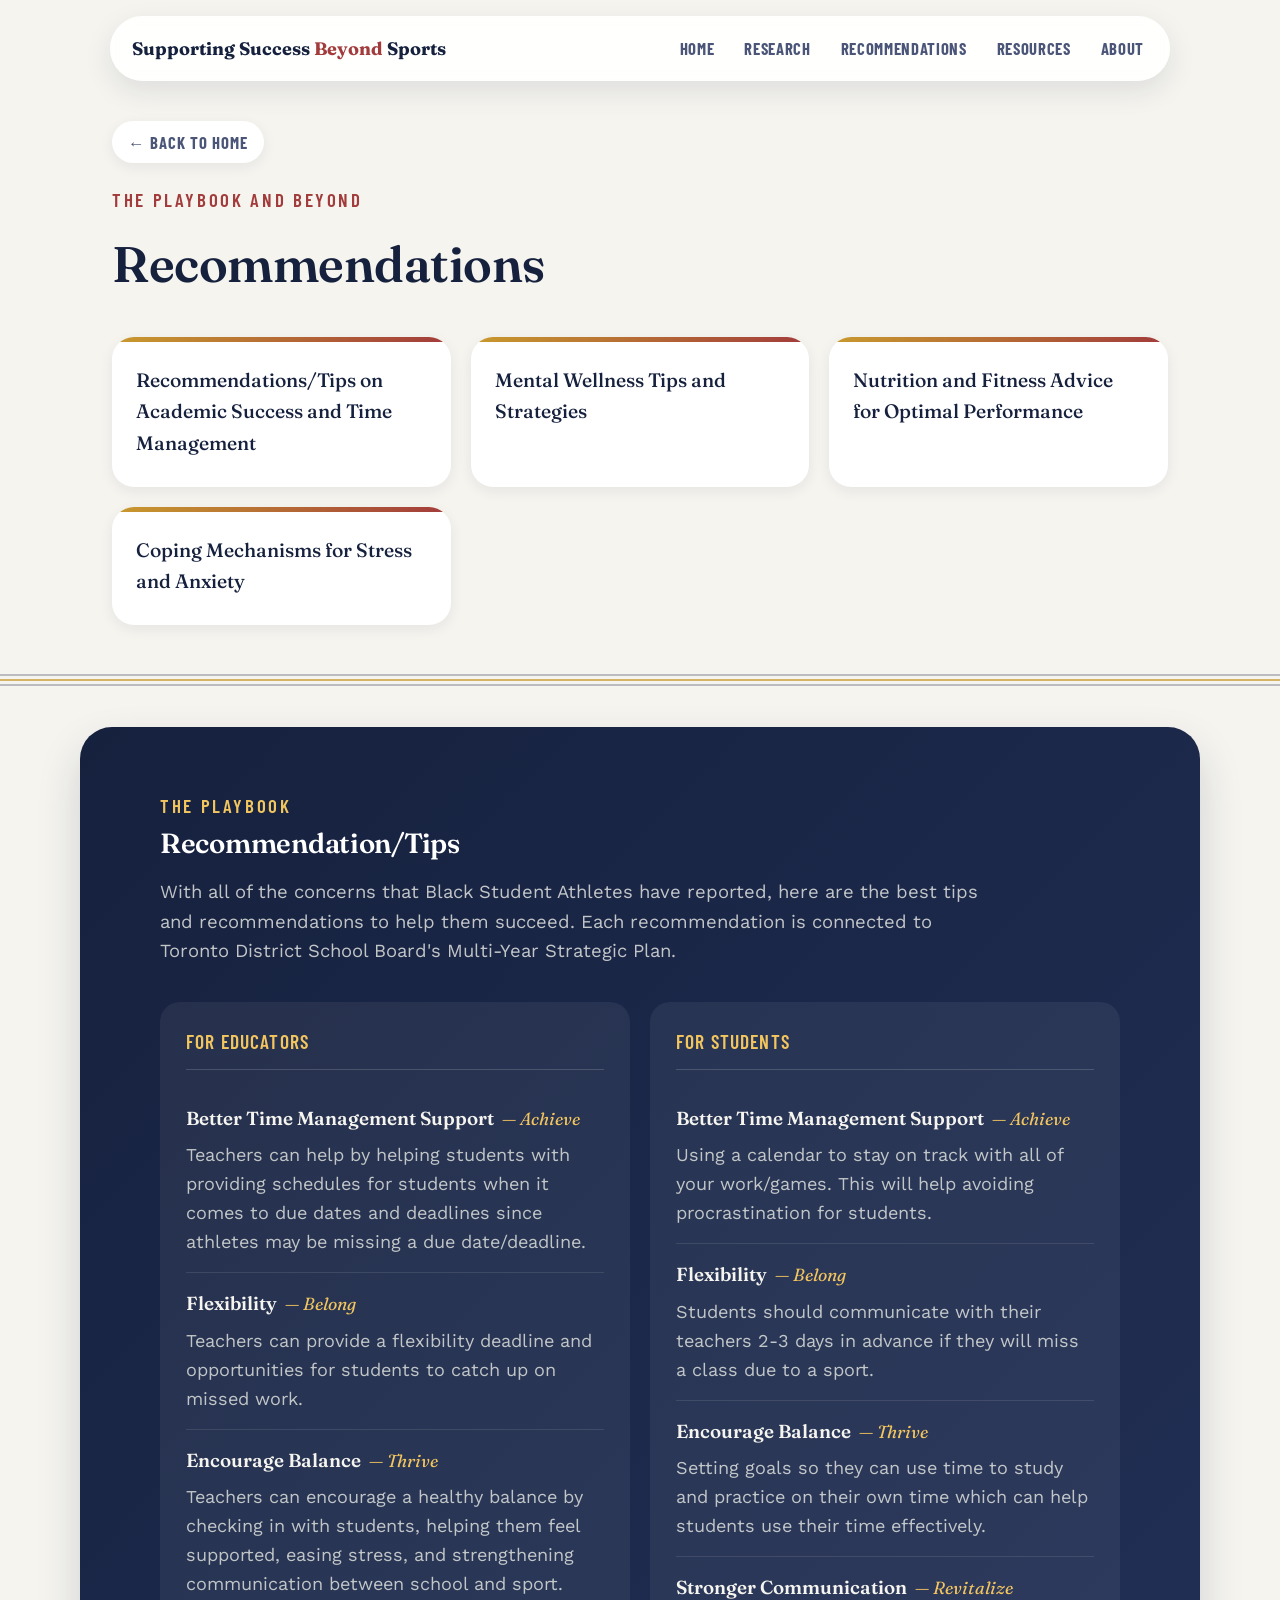
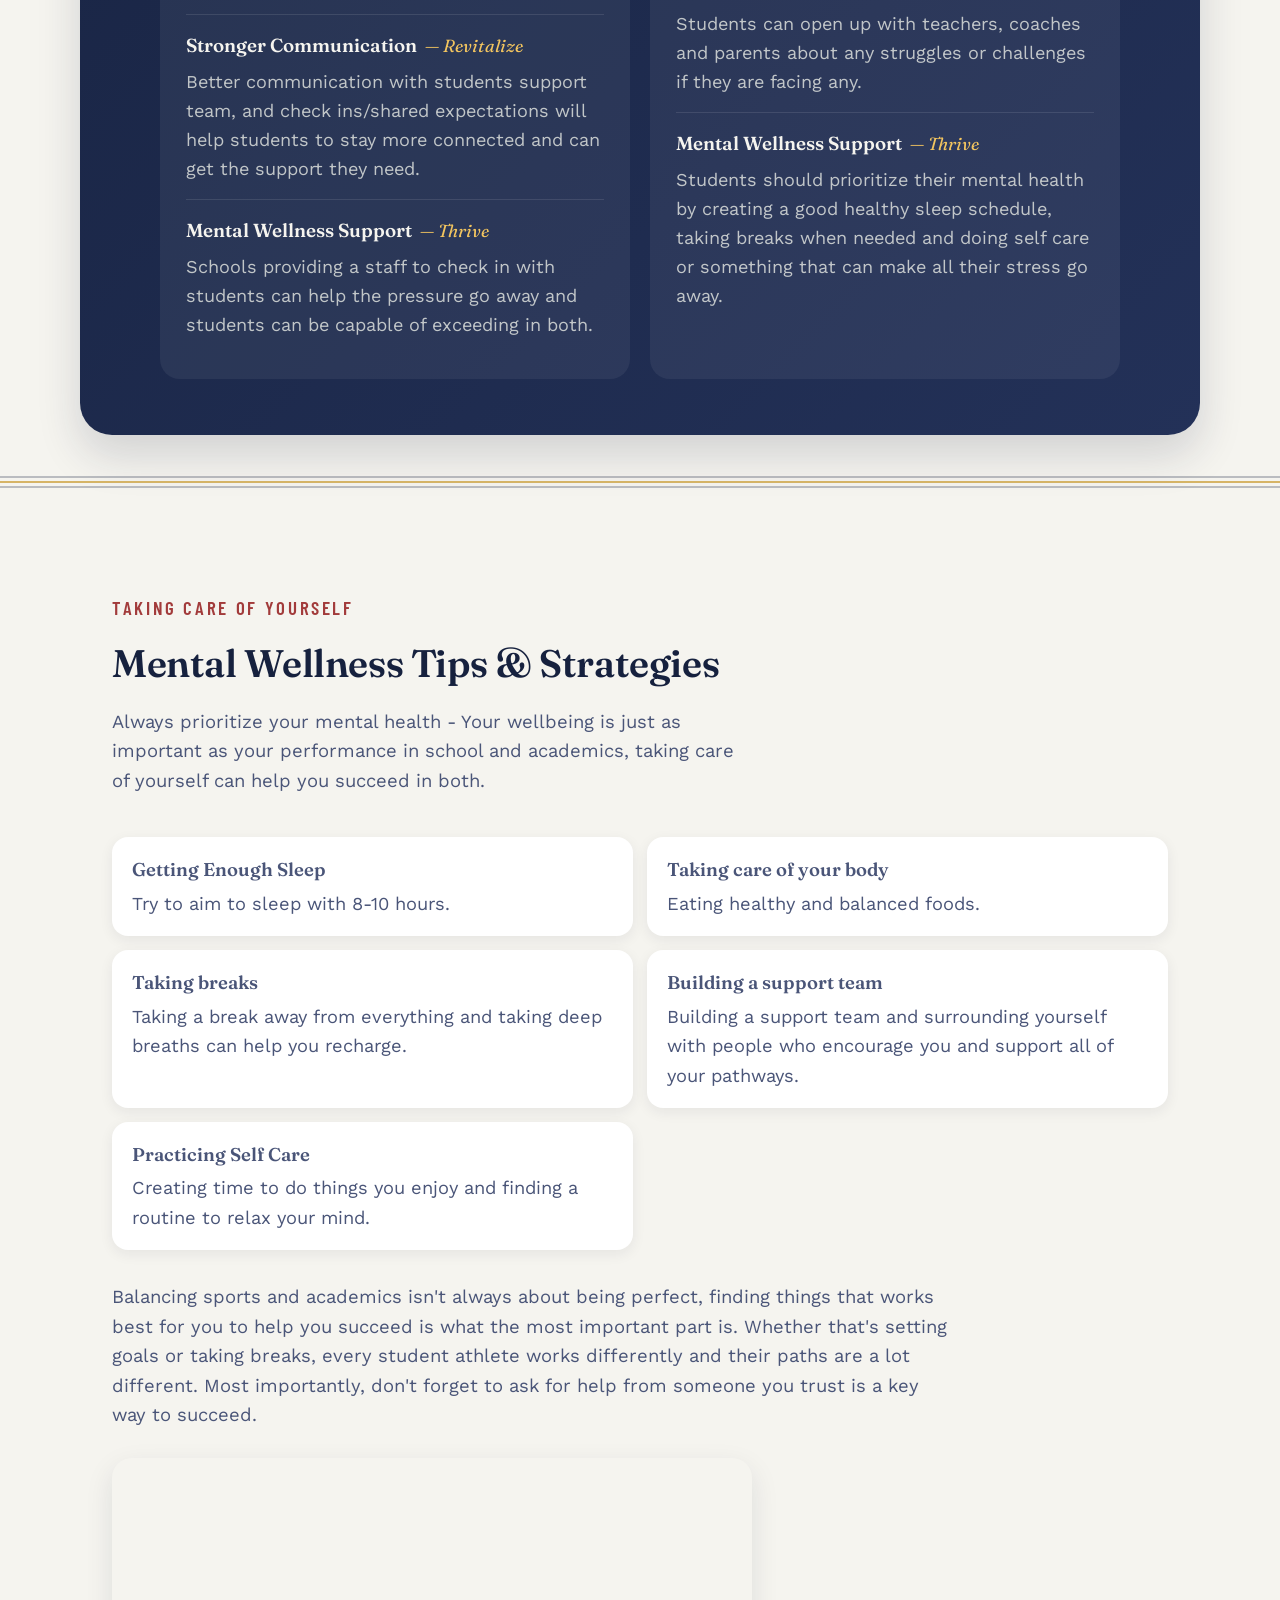
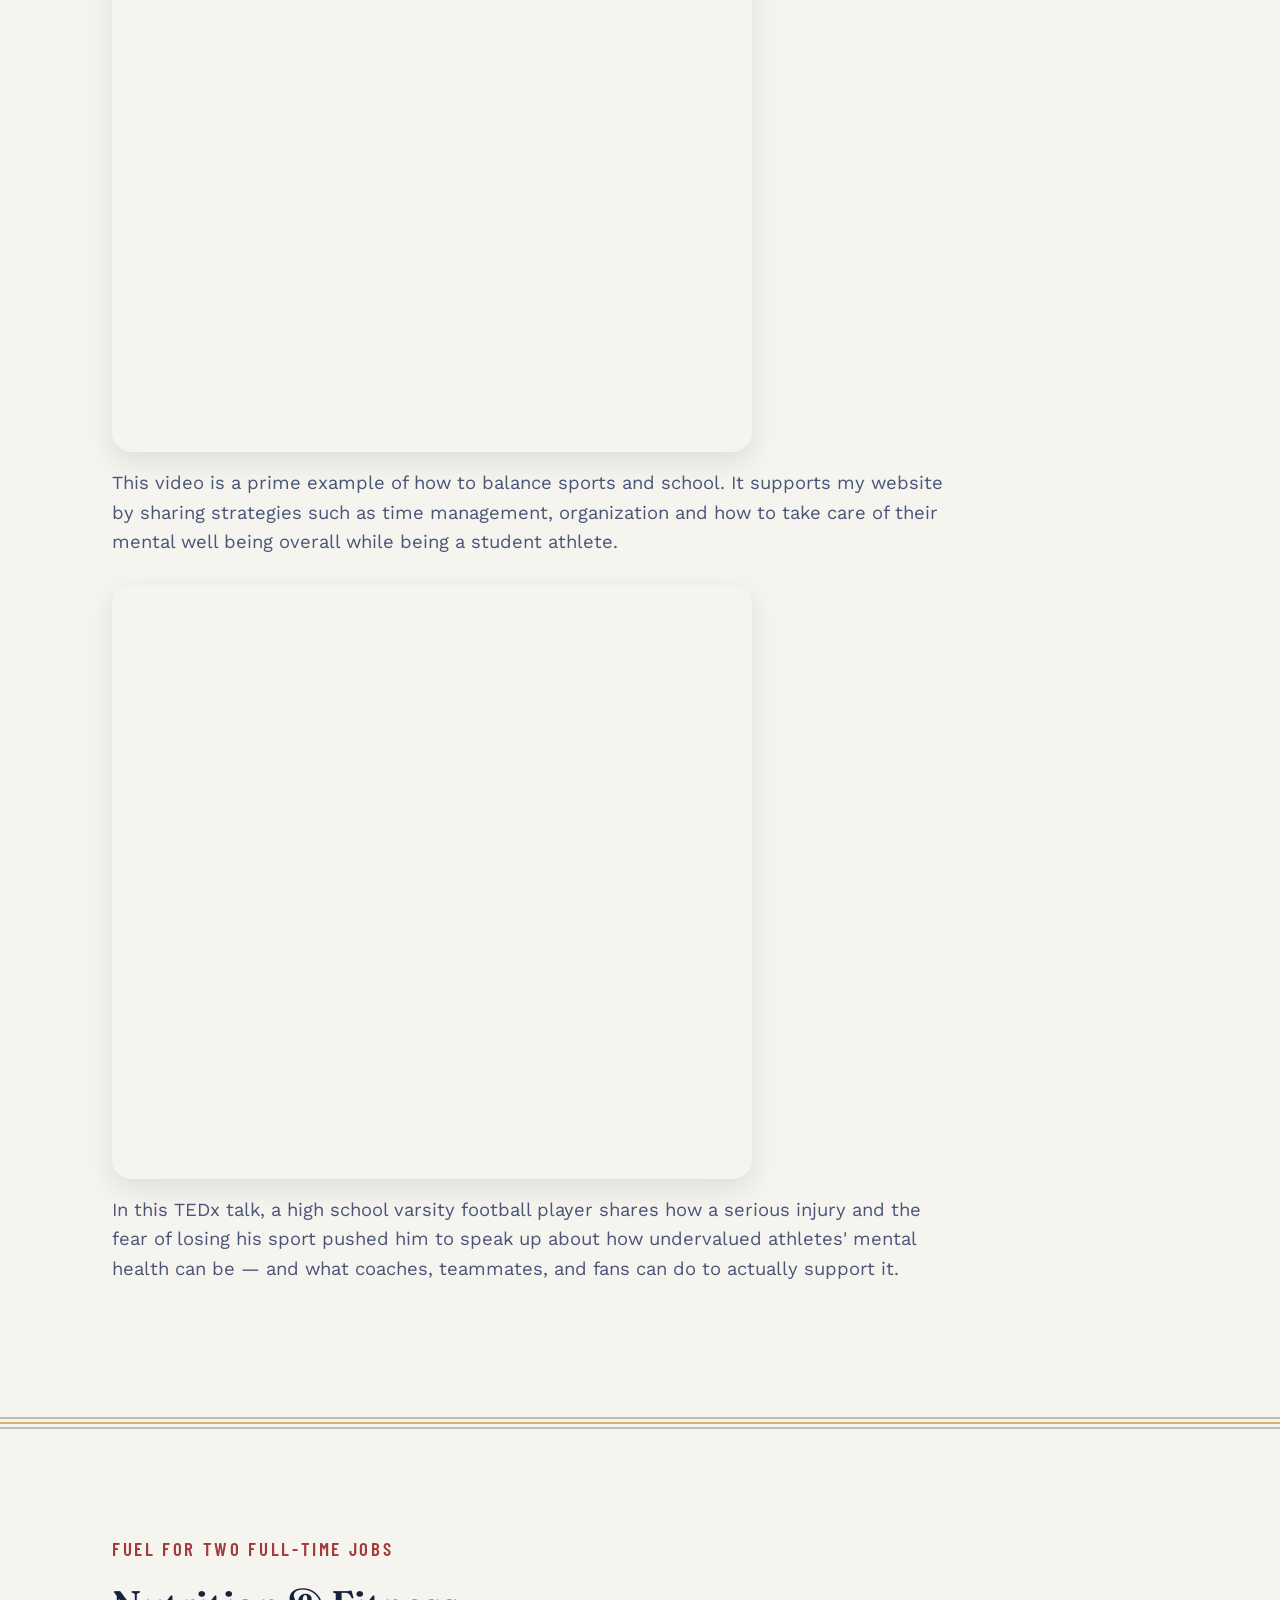
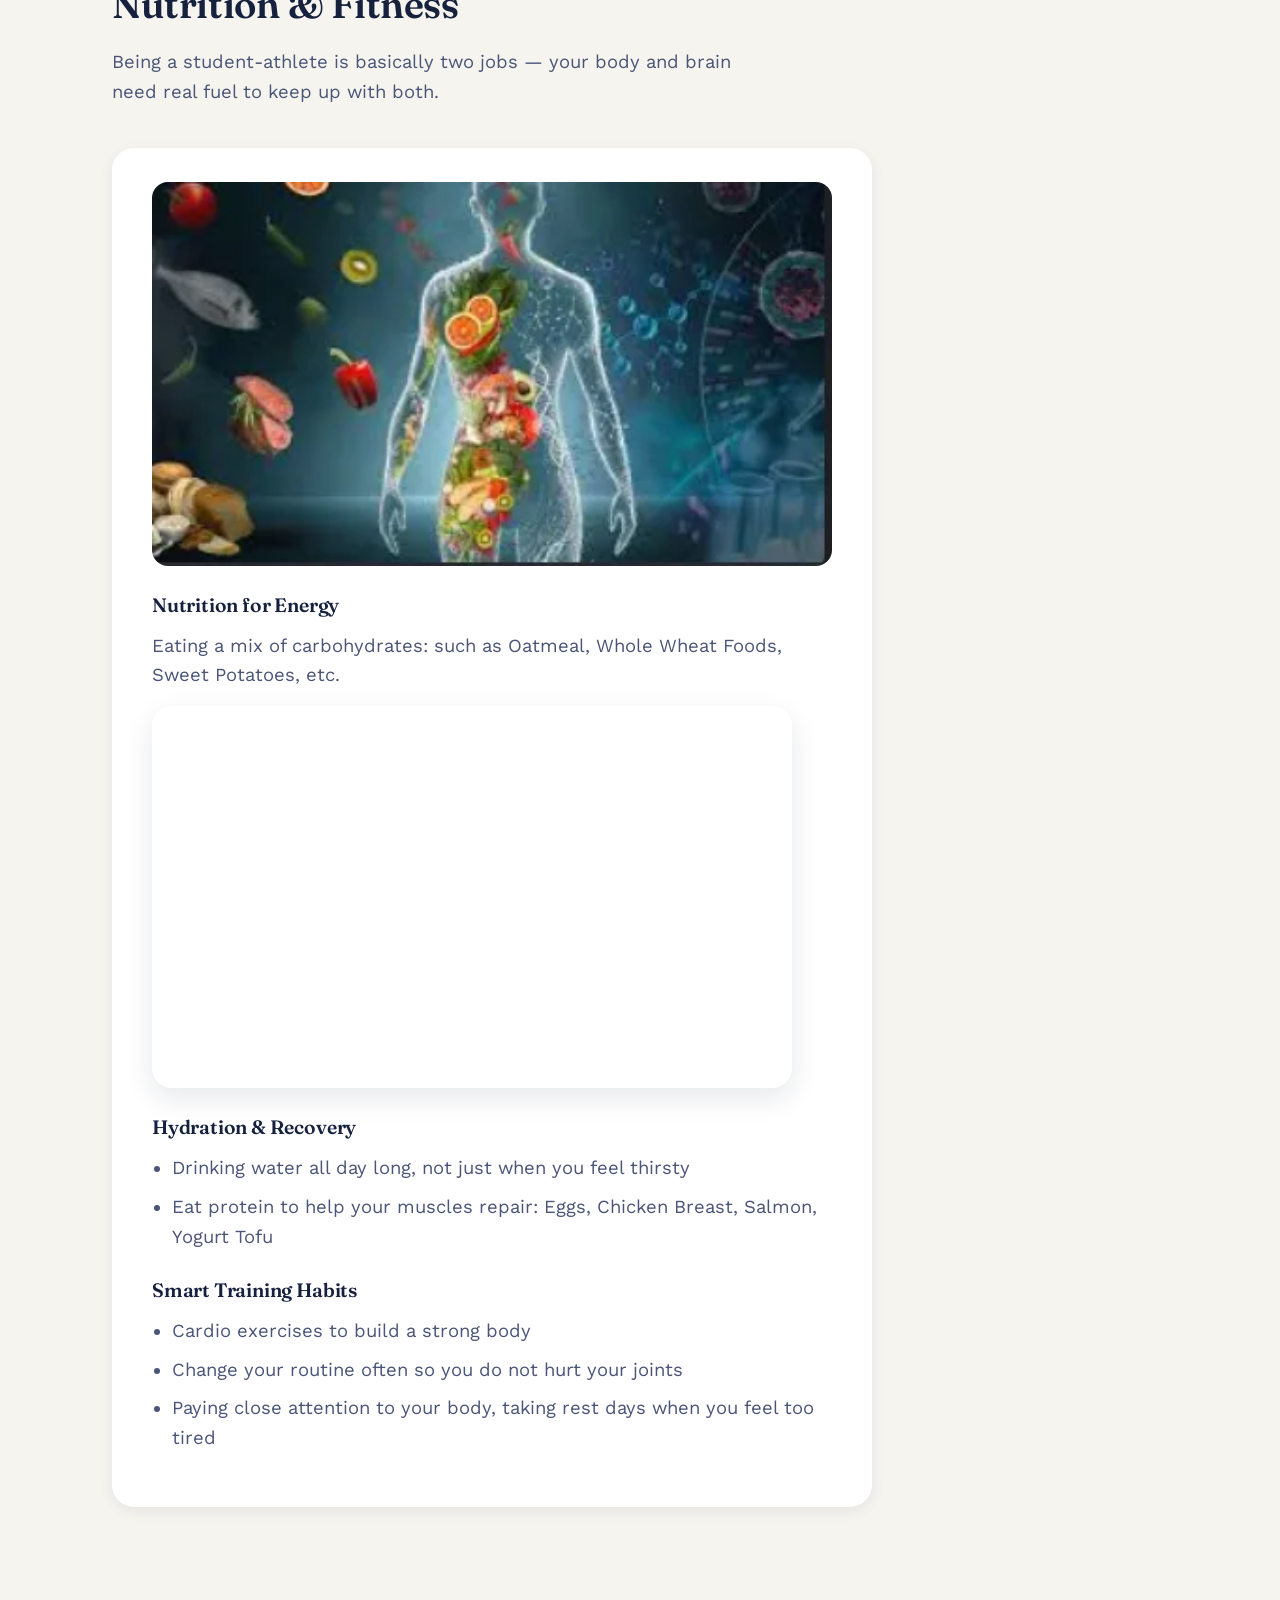
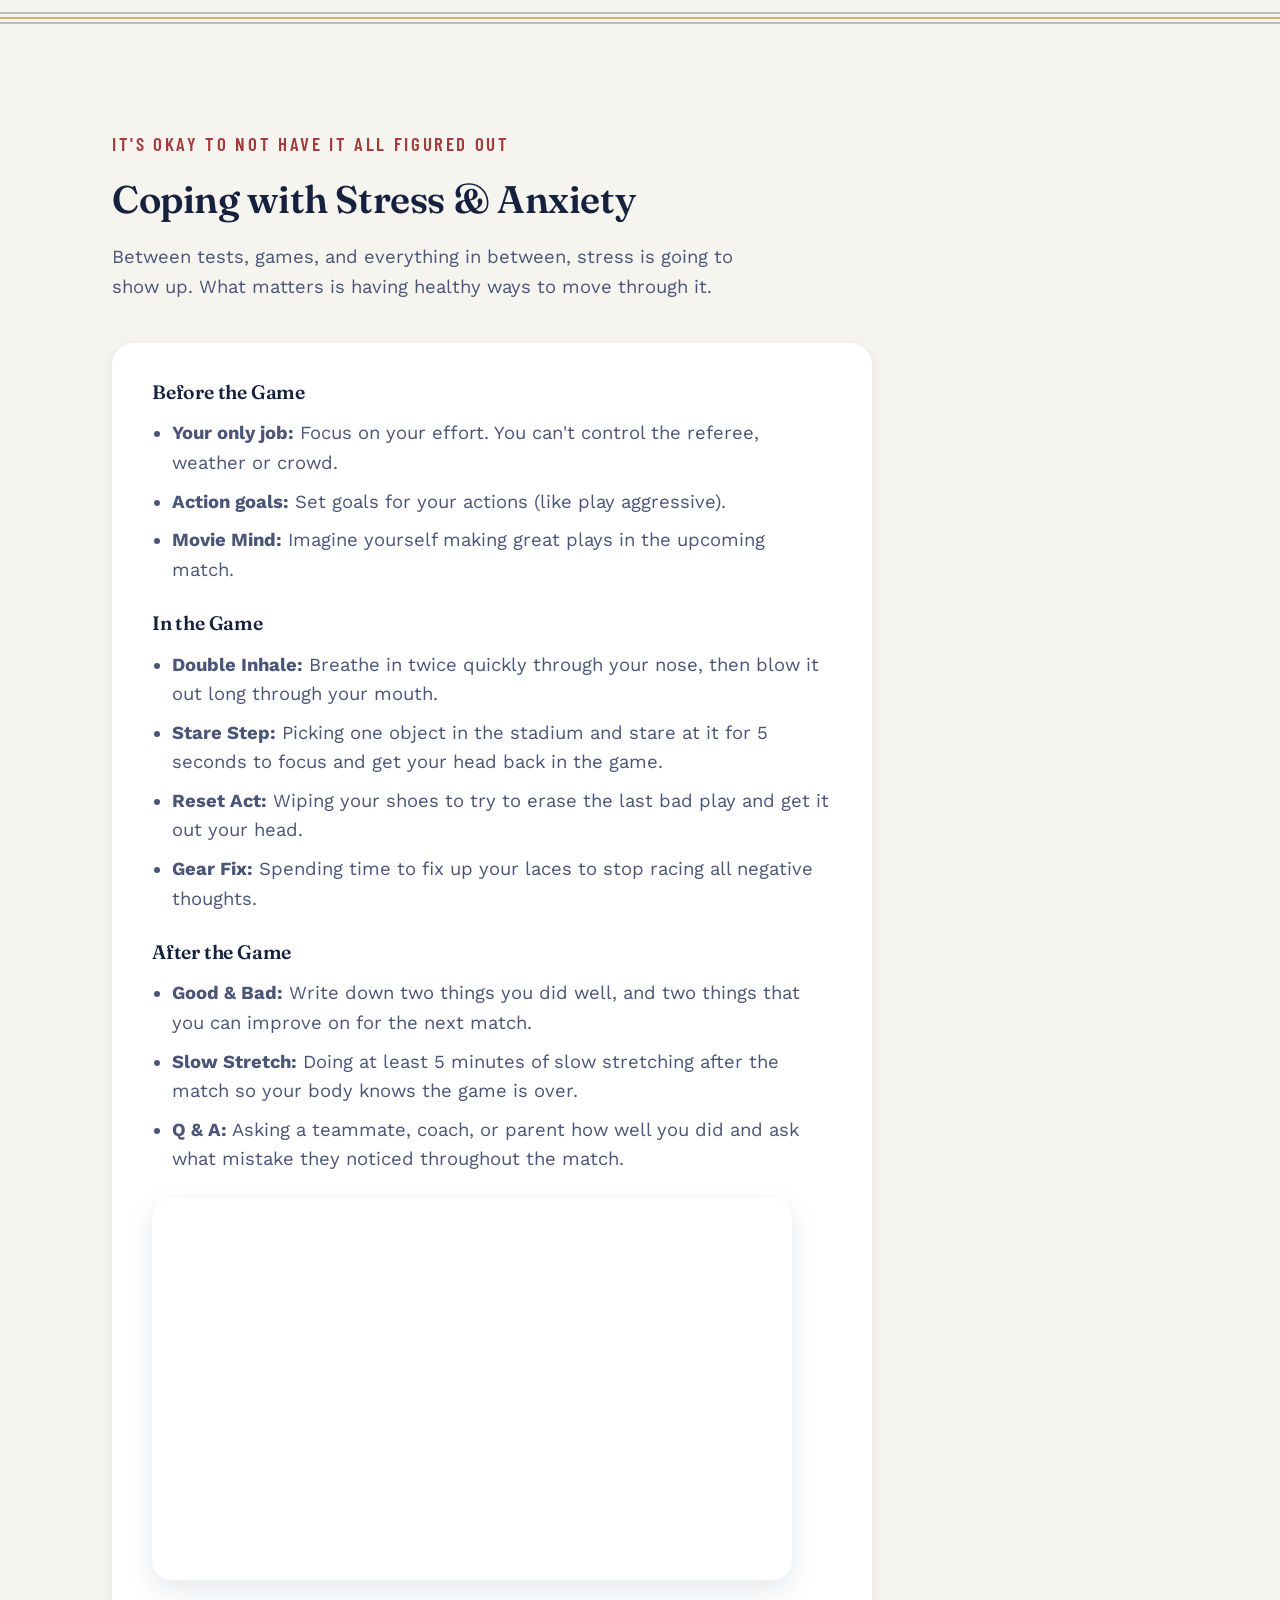
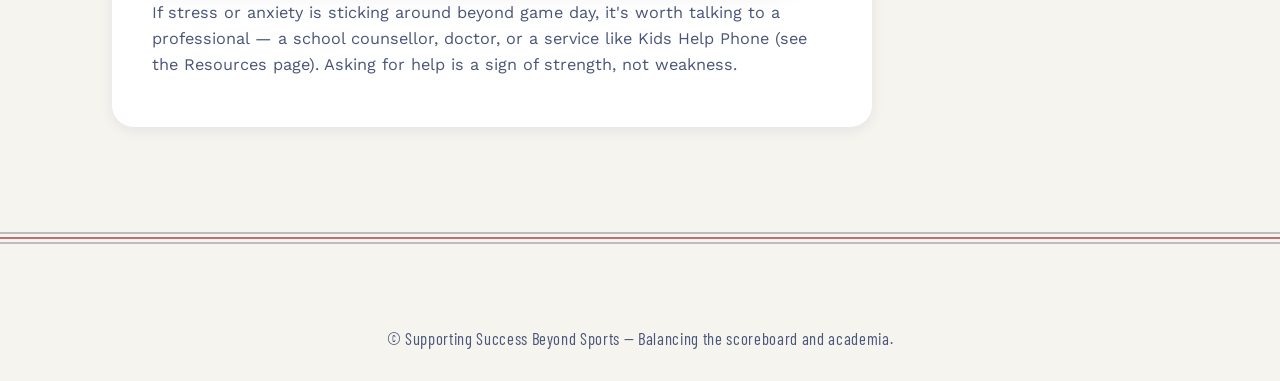
<file: recommendations.html>
<!DOCTYPE html>
<html lang="en">
<head>
<meta charset="UTF-8">
<meta name="viewport" content="width=device-width, initial-scale=1.0">
<title>Recommendations — Supporting Success Beyond Sports</title>
<link rel="preconnect" href="https://fonts.googleapis.com">
<link rel="preconnect" href="https://fonts.gstatic.com" crossorigin>
<link href="https://fonts.googleapis.com/css2?family=Fraunces:opsz,wght@9..144,400;9..144,500;9..144,600;9..144,700&family=Work+Sans:wght@400;500;600&family=Barlow+Condensed:wght@500;600;700&display=swap" rel="stylesheet">
<link rel="stylesheet" href="styles.css">
</head>
<body>

<div id="cursor-ball" aria-hidden="true">🏀</div>

<header>
  <div class="nav-inner">
    <a class="logo" href="index.html">Supporting Success <span>Beyond</span> Sports</a>
    <nav aria-label="Primary">
      <ul>
        <li><a href="index.html">Home</a></li>
        <li><a href="research.html">Research</a></li>
        <li><a href="recommendations.html">Recommendations</a></li>
        <li><a href="resources.html">Resources</a></li>
        <li><a href="index.html#about">About</a></li>
      </ul>
    </nav>
  </div>
</header>

<main>

  <section class="page-hero">
    <div class="wrap">
      <a class="back-link" href="index.html">&larr; Back to home</a>
      <p class="eyebrow">The playbook and beyond</p>
      <h1>Recommendations</h1>
      <div class="reveal-grid" style="margin-top:32px;">
        <a class="reveal-item" href="#recommendations">Recommendations/Tips on Academic Success and Time Management</a>
        <a class="reveal-item" href="#wellness">Mental Wellness Tips and Strategies</a>
        <a class="reveal-item" href="#nutrition-fitness">Nutrition and Fitness Advice for Optimal Performance</a>
        <a class="reveal-item" href="#coping-mechanisms">Coping Mechanisms for Stress and Anxiety</a>
      </div>
    </div>
  </section>

  <div class="lanes" aria-hidden="true">
    <svg viewBox="0 0 1000 14" preserveAspectRatio="none">
      <line x1="0" y1="2" x2="1000" y2="2" stroke="#16213E" stroke-width="1.5" opacity="0.5"/>
      <line x1="0" y1="7" x2="1000" y2="7" stroke="#C99A2E" stroke-width="2"/>
      <line x1="0" y1="12" x2="1000" y2="12" stroke="#16213E" stroke-width="1.5" opacity="0.5"/>
    </svg>
  </div>

  <section id="recommendations" class="playbook" style="padding-top:64px;">
    <div class="wrap">
      <p class="eyebrow">The playbook</p>
      <h2>Recommendation/Tips</h2>
      <p style="color:rgba(236,238,232,0.8); margin-top:12px; max-width:70ch;">With all of the concerns that Black Student Athletes have reported, here are the best tips and recommendations to help them succeed. Each recommendation is connected to Toronto District School Board's Multi-Year Strategic Plan.</p>
      <div class="playbook-grid">
        <div class="playbook-col">
          <h3>For Educators</h3>
          <div class="play-item">
            <div class="label">Better Time Management Support <span class="tagword">— Achieve</span></div>
            <p>Teachers can help by helping students with providing schedules for students when it comes to due dates and deadlines since athletes may be missing a due date/deadline.</p>
          </div>
          <div class="play-item">
            <div class="label">Flexibility <span class="tagword">— Belong</span></div>
            <p>Teachers can provide a flexibility deadline and opportunities for students to catch up on missed work.</p>
          </div>
          <div class="play-item">
            <div class="label">Encourage Balance <span class="tagword">— Thrive</span></div>
            <p>Teachers can encourage a healthy balance by checking in with students, helping them feel supported, easing stress, and strengthening communication between school and sport.</p>
          </div>
          <div class="play-item">
            <div class="label">Stronger Communication <span class="tagword">— Revitalize</span></div>
            <p>Better communication with students support team, and check ins/shared expectations will help students to stay more connected and can get the support they need.</p>
          </div>
          <div class="play-item">
            <div class="label">Mental Wellness Support <span class="tagword">— Thrive</span></div>
            <p>Schools providing a staff to check in with students can help the pressure go away and students can be capable of exceeding in both.</p>
          </div>
        </div>
        <div class="playbook-col">
          <h3>For Students</h3>
          <div class="play-item">
            <div class="label">Better Time Management Support <span class="tagword">— Achieve</span></div>
            <p>Using a calendar to stay on track with all of your work/games. This will help avoiding procrastination for students.</p>
          </div>
          <div class="play-item">
            <div class="label">Flexibility <span class="tagword">— Belong</span></div>
            <p>Students should communicate with their teachers 2-3 days in advance if they will miss a class due to a sport.</p>
          </div>
          <div class="play-item">
            <div class="label">Encourage Balance <span class="tagword">— Thrive</span></div>
            <p>Setting goals so they can use time to study and practice on their own time which can help students use their time effectively.</p>
          </div>
          <div class="play-item">
            <div class="label">Stronger Communication <span class="tagword">— Revitalize</span></div>
            <p>Students can open up with teachers, coaches and parents about any struggles or challenges if they are facing any.</p>
          </div>
          <div class="play-item">
            <div class="label">Mental Wellness Support <span class="tagword">— Thrive</span></div>
            <p>Students should prioritize their mental health by creating a good healthy sleep schedule, taking breaks when needed and doing self care or something that can make all their stress go away.</p>
          </div>
        </div>
      </div>
    </div>
  </section>

  <div class="lanes" aria-hidden="true">
    <svg viewBox="0 0 1000 14" preserveAspectRatio="none">
      <line x1="0" y1="2" x2="1000" y2="2" stroke="#16213E" stroke-width="1.5" opacity="0.5"/>
      <line x1="0" y1="7" x2="1000" y2="7" stroke="#C99A2E" stroke-width="2"/>
      <line x1="0" y1="12" x2="1000" y2="12" stroke="#16213E" stroke-width="1.5" opacity="0.5"/>
    </svg>
  </div>

  <section id="wellness">
    <div class="wrap">
      <div class="section-head">
        <p class="eyebrow">Taking care of yourself</p>
        <h2>Mental Wellness Tips &amp; Strategies</h2>
        <p style="color:var(--ink-soft); margin-top:12px;">Always prioritize your mental health - Your wellbeing is just as important as your performance in school and academics, taking care of yourself can help you succeed in both.</p>
      </div>
      <div class="wellness-grid">
        <div class="wellness-item">
          <p class="w-label">Getting Enough Sleep</p>
          <p>Try to aim to sleep with 8-10 hours.</p>
        </div>
        <div class="wellness-item">
          <p class="w-label">Taking care of your body</p>
          <p>Eating healthy and balanced foods.</p>
        </div>
        <div class="wellness-item">
          <p class="w-label">Taking breaks</p>
          <p>Taking a break away from everything and taking deep breaths can help you recharge.</p>
        </div>
        <div class="wellness-item">
          <p class="w-label">Building a support team</p>
          <p>Building a support team and surrounding yourself with people who encourage you and support all of your pathways.</p>
        </div>
        <div class="wellness-item">
          <p class="w-label">Practicing Self Care</p>
          <p>Creating time to do things you enjoy and finding a routine to relax your mind.</p>
        </div>
      </div>
      <p class="wellness-closing">Balancing sports and academics isn't always about being perfect, finding things that works best for you to help you succeed is what the most important part is. Whether that's setting goals or taking breaks, every student athlete works differently and their paths are a lot different. Most importantly, don't forget to ask for help from someone you trust is a key way to succeed.</p>
      <div class="video-frame">
        <iframe src="https://www.youtube.com/embed/LlZRqlOiCPo" title="Balancing sports and school" allowfullscreen loading="lazy"></iframe>
      </div>
      <p class="wellness-closing" style="margin-top:16px;">This video is a prime example of how to balance sports and school. It supports my website by sharing strategies such as time management, organization and how to take care of their mental well being overall while being a student athlete.</p>
      <div class="video-frame" style="margin-top:28px;">
        <iframe src="https://www.youtube.com/embed/eN0B6HkQsMY" title="The importance of mental health in athletes" allowfullscreen loading="lazy"></iframe>
      </div>
      <p class="wellness-closing" style="margin-top:16px;">In this TEDx talk, a high school varsity football player shares how a serious injury and the fear of losing his sport pushed him to speak up about how undervalued athletes' mental health can be — and what coaches, teammates, and fans can do to actually support it.</p>
    </div>
  </section>

  <div class="lanes" aria-hidden="true">
    <svg viewBox="0 0 1000 14" preserveAspectRatio="none">
      <line x1="0" y1="2" x2="1000" y2="2" stroke="#16213E" stroke-width="1.5" opacity="0.5"/>
      <line x1="0" y1="7" x2="1000" y2="7" stroke="#C99A2E" stroke-width="2"/>
      <line x1="0" y1="12" x2="1000" y2="12" stroke="#16213E" stroke-width="1.5" opacity="0.5"/>
    </svg>
  </div>

  <section id="nutrition-fitness">
    <div class="wrap">
      <div class="section-head">
        <p class="eyebrow">Fuel for two full-time jobs</p>
        <h2>Nutrition &amp; Fitness</h2>
        <p style="color:var(--ink-soft); margin-top:12px;">Being a student-athlete is basically two jobs — your body and brain need real fuel to keep up with both.</p>
      </div>
      <div class="content-block">
        <img src="nutrition-fitness.png" alt="Illustration of a body powered by fruits, vegetables, and whole foods" style="width:100%; border-radius:16px; margin-bottom:24px;">
        <h3>Nutrition for Energy</h3>
        <p>Eating a mix of carbohydrates: such as Oatmeal, Whole Wheat Foods, Sweet Potatoes, etc.</p>
        <div class="video-frame" style="margin-top:16px; margin-bottom:24px;">
          <iframe src="https://www.youtube.com/embed/UgZi2nDglmA" title="Macronutrients and why they matter" allowfullscreen loading="lazy"></iframe>
        </div>
        <h3>Hydration &amp; Recovery</h3>
        <ul>
          <li>Drinking water all day long, not just when you feel thirsty</li>
          <li>Eat protein to help your muscles repair: Eggs, Chicken Breast, Salmon, Yogurt Tofu</li>
        </ul>
        <h3>Smart Training Habits</h3>
        <ul>
          <li>Cardio exercises to build a strong body</li>
          <li>Change your routine often so you do not hurt your joints</li>
          <li>Paying close attention to your body, taking rest days when you feel too tired</li>
        </ul>
      </div>
    </div>
  </section>

  <div class="lanes" aria-hidden="true">
    <svg viewBox="0 0 1000 14" preserveAspectRatio="none">
      <line x1="0" y1="2" x2="1000" y2="2" stroke="#16213E" stroke-width="1.5" opacity="0.5"/>
      <line x1="0" y1="7" x2="1000" y2="7" stroke="#C99A2E" stroke-width="2"/>
      <line x1="0" y1="12" x2="1000" y2="12" stroke="#16213E" stroke-width="1.5" opacity="0.5"/>
    </svg>
  </div>

  <section id="coping-mechanisms">
    <div class="wrap">
      <div class="section-head">
        <p class="eyebrow">It's okay to not have it all figured out</p>
        <h2>Coping with Stress &amp; Anxiety</h2>
        <p style="color:var(--ink-soft); margin-top:12px;">Between tests, games, and everything in between, stress is going to show up. What matters is having healthy ways to move through it.</p>
      </div>
      <div class="content-block">
        <h3>Before the Game</h3>
        <ul>
          <li><strong>Your only job:</strong> Focus on your effort. You can't control the referee, weather or crowd.</li>
          <li><strong>Action goals:</strong> Set goals for your actions (like play aggressive).</li>
          <li><strong>Movie Mind:</strong> Imagine yourself making great plays in the upcoming match.</li>
        </ul>
        <h3>In the Game</h3>
        <ul>
          <li><strong>Double Inhale:</strong> Breathe in twice quickly through your nose, then blow it out long through your mouth.</li>
          <li><strong>Stare Step:</strong> Picking one object in the stadium and stare at it for 5 seconds to focus and get your head back in the game.</li>
          <li><strong>Reset Act:</strong> Wiping your shoes to try to erase the last bad play and get it out your head.</li>
          <li><strong>Gear Fix:</strong> Spending time to fix up your laces to stop racing all negative thoughts.</li>
        </ul>
        <h3>After the Game</h3>
        <ul>
          <li><strong>Good &amp; Bad:</strong> Write down two things you did well, and two things that you can improve on for the next match.</li>
          <li><strong>Slow Stretch:</strong> Doing at least 5 minutes of slow stretching after the match so your body knows the game is over.</li>
          <li><strong>Q &amp; A:</strong> Asking a teammate, coach, or parent how well you did and ask what mistake they noticed throughout the match.</li>
        </ul>
        <div class="video-frame" style="margin-top:24px;">
          <iframe src="https://www.youtube.com/embed/UIRTPXj1Q1U" title="Coping with stress" allowfullscreen loading="lazy"></iframe>
        </div>
        <p style="font-size:0.88rem; color:var(--ink-soft); margin-top:20px;">If stress or anxiety is sticking around beyond game day, it's worth talking to a professional — a school counsellor, doctor, or a service like Kids Help Phone (see the Resources page). Asking for help is a sign of strength, not weakness.</p>
      </div>
    </div>
  </section>

</main>

  <div class="lanes" aria-hidden="true">
    <svg viewBox="0 0 1000 14" preserveAspectRatio="none">
      <line x1="0" y1="2" x2="1000" y2="2" stroke="#16213E" stroke-width="1.5" opacity="0.5"/>
      <line x1="0" y1="7" x2="1000" y2="7" stroke="#A23B3B" stroke-width="2"/>
      <line x1="0" y1="12" x2="1000" y2="12" stroke="#16213E" stroke-width="1.5" opacity="0.5"/>
    </svg>
  </div>

<footer>
  <p>&copy; Supporting Success Beyond Sports — Balancing the scoreboard and academia.</p>
</footer>

<button id="scroll-top-btn" class="scroll-top-btn" aria-label="Scroll to top">↑</button>

<script src="script.js"></script>
</body>
</html>
</file>
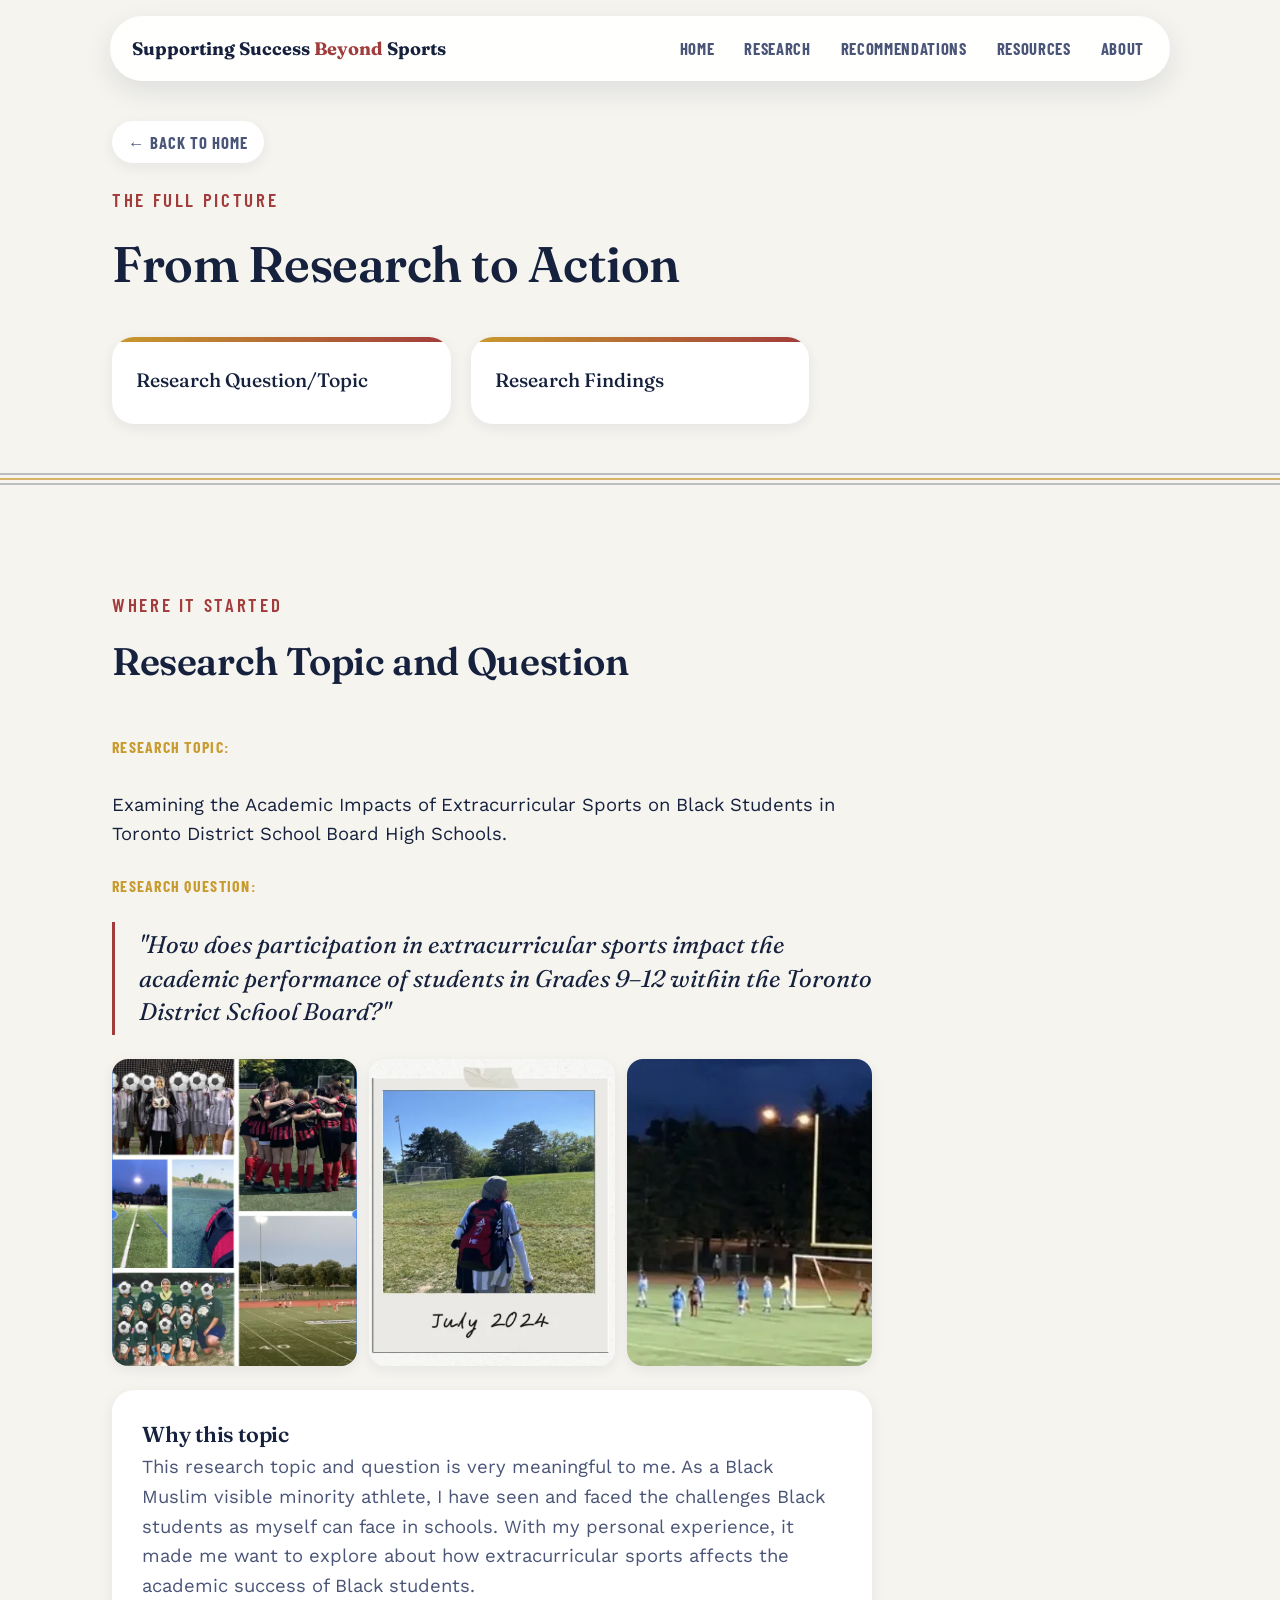
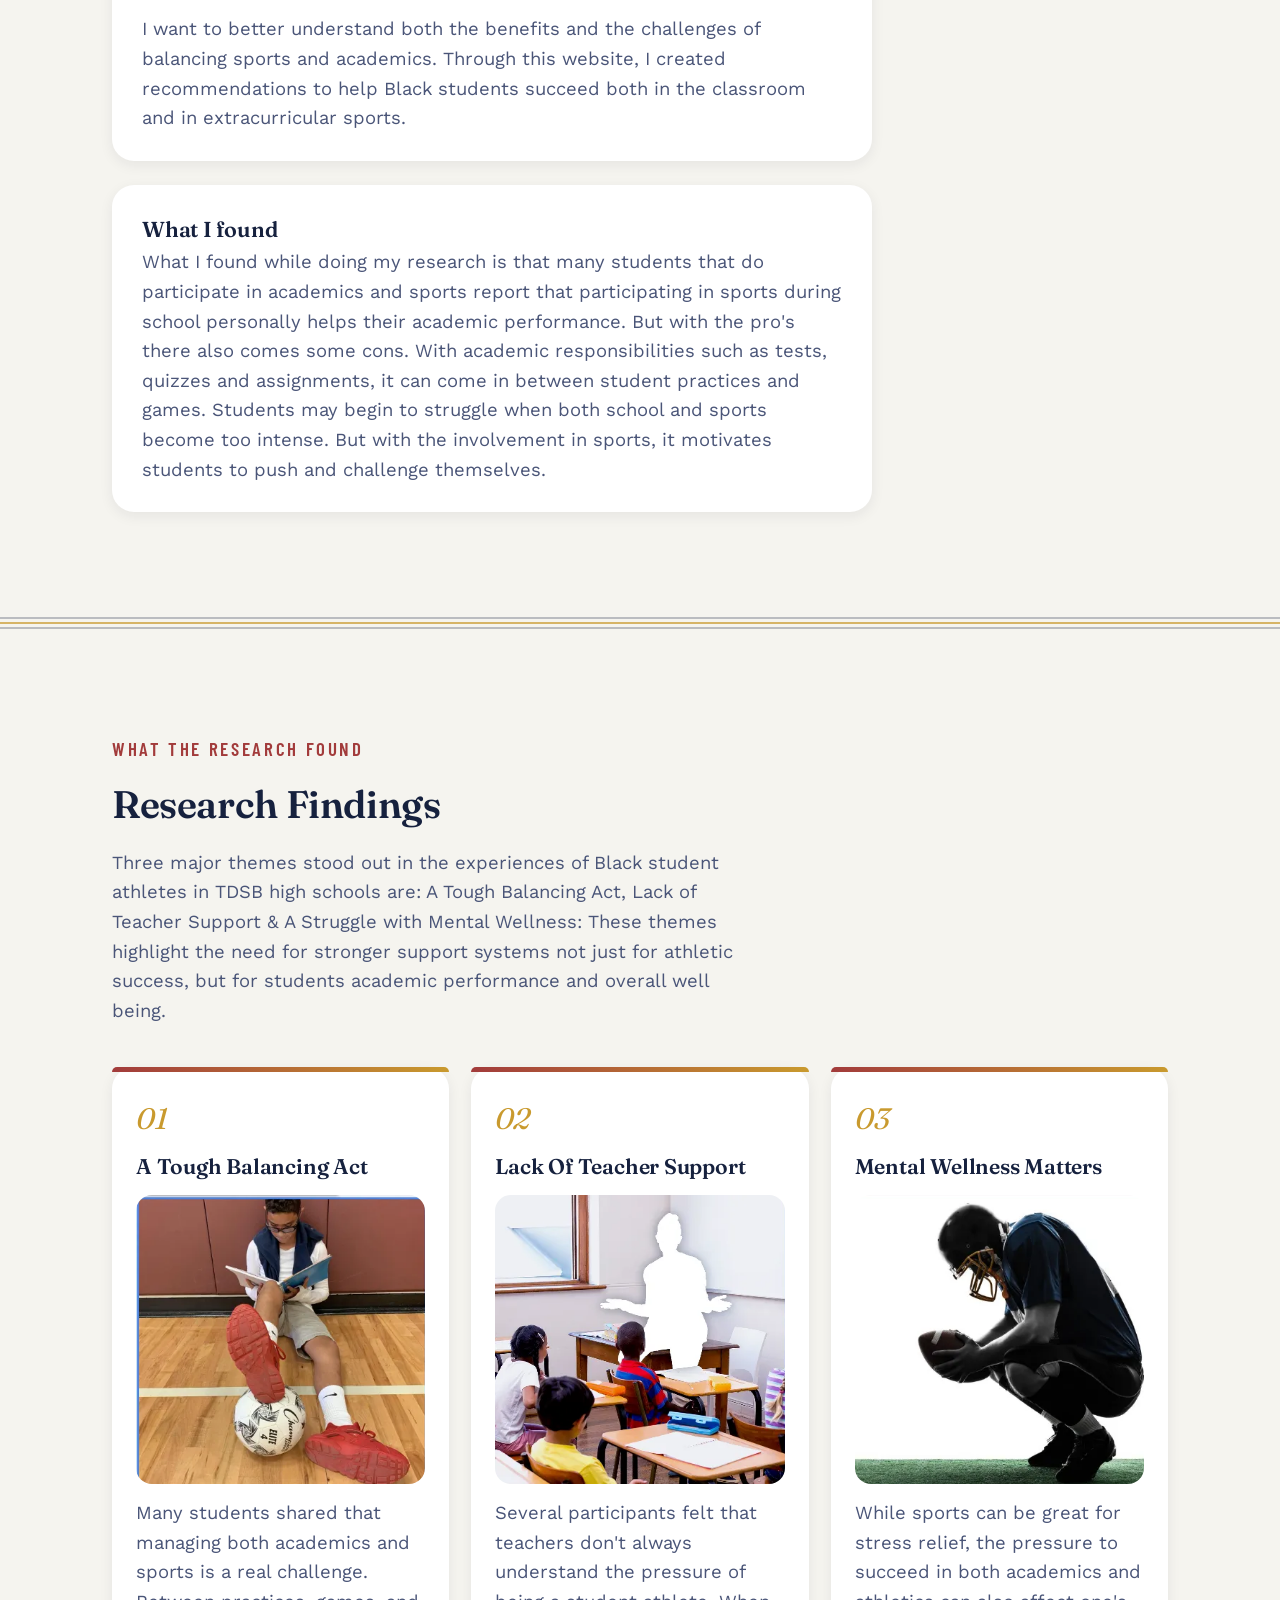
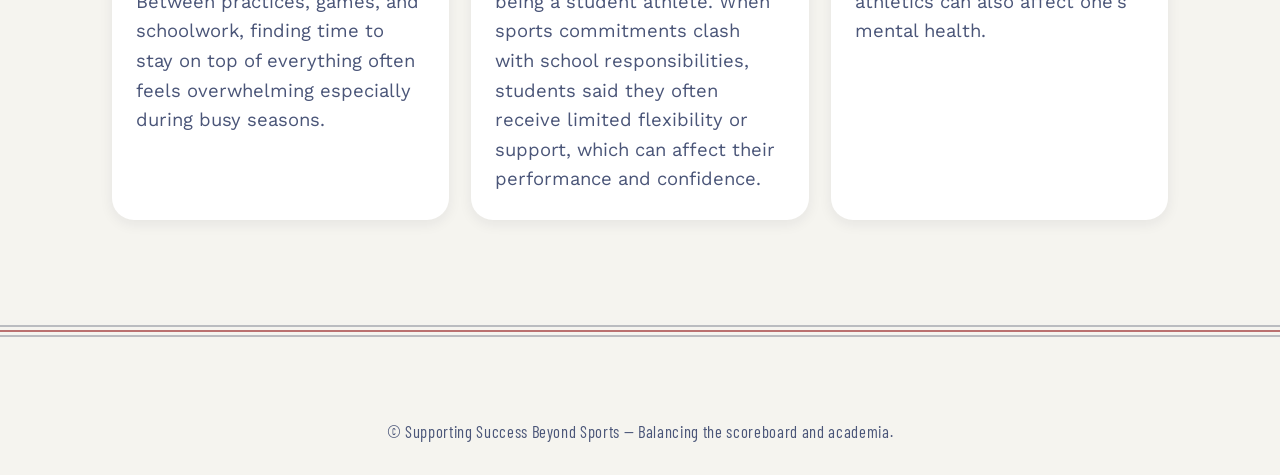
<file: research.html>
<!DOCTYPE html>
<html lang="en">
<head>
<meta charset="UTF-8">
<meta name="viewport" content="width=device-width, initial-scale=1.0">
<title>Research — Supporting Success Beyond Sports</title>
<link rel="preconnect" href="https://fonts.googleapis.com">
<link rel="preconnect" href="https://fonts.gstatic.com" crossorigin>
<link href="https://fonts.googleapis.com/css2?family=Fraunces:opsz,wght@9..144,400;9..144,500;9..144,600;9..144,700&family=Work+Sans:wght@400;500;600&family=Barlow+Condensed:wght@500;600;700&display=swap" rel="stylesheet">
<link rel="stylesheet" href="styles.css">
</head>
<body>

<div id="cursor-ball" aria-hidden="true">🏀</div>

<header>
  <div class="nav-inner">
    <a class="logo" href="index.html">Supporting Success <span>Beyond</span> Sports</a>
    <nav aria-label="Primary">
      <ul>
        <li><a href="index.html">Home</a></li>
        <li><a href="research.html">Research</a></li>
        <li><a href="recommendations.html">Recommendations</a></li>
        <li><a href="resources.html">Resources</a></li>
        <li><a href="index.html#about">About</a></li>
      </ul>
    </nav>
  </div>
</header>

<main>

  <section class="page-hero">
    <div class="wrap">
      <a class="back-link" href="index.html">&larr; Back to home</a>
      <p class="eyebrow">The full picture</p>
      <h1>From Research to Action</h1>
      <div class="reveal-grid" style="margin-top:32px;">
        <a class="reveal-item" href="#research-question">Research Question/Topic</a>
        <a class="reveal-item" href="#findings">Research Findings</a>
      </div>
    </div>
  </section>

  <div class="lanes" aria-hidden="true">
    <svg viewBox="0 0 1000 14" preserveAspectRatio="none">
      <line x1="0" y1="2" x2="1000" y2="2" stroke="#16213E" stroke-width="1.5" opacity="0.5"/>
      <line x1="0" y1="7" x2="1000" y2="7" stroke="#C99A2E" stroke-width="2"/>
      <line x1="0" y1="12" x2="1000" y2="12" stroke="#16213E" stroke-width="1.5" opacity="0.5"/>
    </svg>
  </div>


  <section id="research-question">
    <div class="wrap">
      <div class="section-head">
        <p class="eyebrow">Where it started</p>
        <h2>Research Topic and Question</h2>
      </div>
      <div class="rq-block">
        <p class="rq-label" style="margin-bottom:6px;">Research Topic:</p>
        <p class="intro" style="margin-bottom:0;">Examining the Academic Impacts of Extracurricular Sports on Black Students in Toronto District School Board High Schools.</p>

        <p class="rq-label rq-label-quote">Research Question:</p>
        <blockquote class="rq-pullquote">
          <p>"How does participation in extracurricular sports impact the academic performance of students in Grades 9–12 within the Toronto District School Board?"</p>
        </blockquote>

        <div class="rq-photo-row">
          <img src="rq-photo-1.png" alt="Soccer team photos and moments">
          <img src="rq-photo-2.png" alt="Player walking toward the field, July 2024">
          <img src="rq-photo-3.png" alt="Night game under the lights">
        </div>

        <div class="rq-card">
          <h3 style="margin-top:0;">Why this topic</h3>
          <p>This research topic and question is very meaningful to me. As a Black Muslim visible minority athlete, I have seen and faced the challenges Black students as myself can face in schools. With my personal experience, it made me want to explore about how extracurricular sports affects the academic success of Black students.</p>
          <p style="margin-bottom:0;">I want to better understand both the benefits and the challenges of balancing sports and academics. Through this website, I created recommendations to help Black students succeed both in the classroom and in extracurricular sports.</p>
        </div>

        <div class="rq-card">
          <h3 style="margin-top:0;">What I found</h3>
          <p style="margin-bottom:0;">What I found while doing my research is that many students that do participate in academics and sports report that participating in sports during school personally helps their academic performance. But with the pro's there also comes some cons. With academic responsibilities such as tests, quizzes and assignments, it can come in between student practices and games. Students may begin to struggle when both school and sports become too intense. But with the involvement in sports, it motivates students to push and challenge themselves.</p>
        </div>
      </div>
    </div>
  </section>

  <div class="lanes" aria-hidden="true">
    <svg viewBox="0 0 1000 14" preserveAspectRatio="none">
      <line x1="0" y1="2" x2="1000" y2="2" stroke="#16213E" stroke-width="1.5" opacity="0.5"/>
      <line x1="0" y1="7" x2="1000" y2="7" stroke="#C99A2E" stroke-width="2"/>
      <line x1="0" y1="12" x2="1000" y2="12" stroke="#16213E" stroke-width="1.5" opacity="0.5"/>
    </svg>
  </div>


  <section id="findings">
    <div class="wrap">
      <div class="section-head">
        <p class="eyebrow">What the research found</p>
        <h2>Research Findings</h2>
        <p style="color:var(--ink-soft); margin-top:12px;">Three major themes stood out in the experiences of Black student athletes in TDSB high schools are: A Tough Balancing Act, Lack of Teacher Support &amp; A Struggle with Mental Wellness: These themes highlight the need for stronger support systems not just for athletic success, but for students academic performance and overall well being.</p>
      </div>
      <div class="findings-grid">
        <div class="finding-card">
          <div class="finding-index">01</div>
          <h3>A Tough Balancing Act</h3>
          <img class="finding-img" src="tough-balancing-act.png" alt="Student reading with a soccer ball, balancing academics and sports">
          <p>Many students shared that managing both academics and sports is a real challenge. Between practices, games, and schoolwork, finding time to stay on top of everything often feels overwhelming especially during busy seasons.</p>
        </div>
        <div class="finding-card">
          <div class="finding-index">02</div>
          <h3>Lack Of Teacher Support</h3>
          <img class="finding-img" src="lack-of-teacher-support.png" alt="Silhouette of a teacher in front of a classroom of students">
          <p>Several participants felt that teachers don't always understand the pressure of being a student athlete. When sports commitments clash with school responsibilities, students said they often receive limited flexibility or support, which can affect their performance and confidence.</p>
        </div>
        <div class="finding-card">
          <div class="finding-index">03</div>
          <h3>Mental Wellness Matters</h3>
          <img class="finding-img" src="mental-wellness-matters.png" alt="Silhouette of a football player crouched down, holding his head">
          <p>While sports can be great for stress relief, the pressure to succeed in both academics and athletics can also affect one's mental health.</p>
        </div>
      </div>
    </div>
  </section>


</main>

  <div class="lanes" aria-hidden="true">
    <svg viewBox="0 0 1000 14" preserveAspectRatio="none">
      <line x1="0" y1="2" x2="1000" y2="2" stroke="#16213E" stroke-width="1.5" opacity="0.5"/>
      <line x1="0" y1="7" x2="1000" y2="7" stroke="#A23B3B" stroke-width="2"/>
      <line x1="0" y1="12" x2="1000" y2="12" stroke="#16213E" stroke-width="1.5" opacity="0.5"/>
    </svg>
  </div>

<footer>
  <p>&copy; Supporting Success Beyond Sports — Balancing the scoreboard and academia.</p>
</footer>

<button id="scroll-top-btn" class="scroll-top-btn" aria-label="Scroll to top">↑</button>

<script src="script.js"></script>
</body>
</html>
</file>
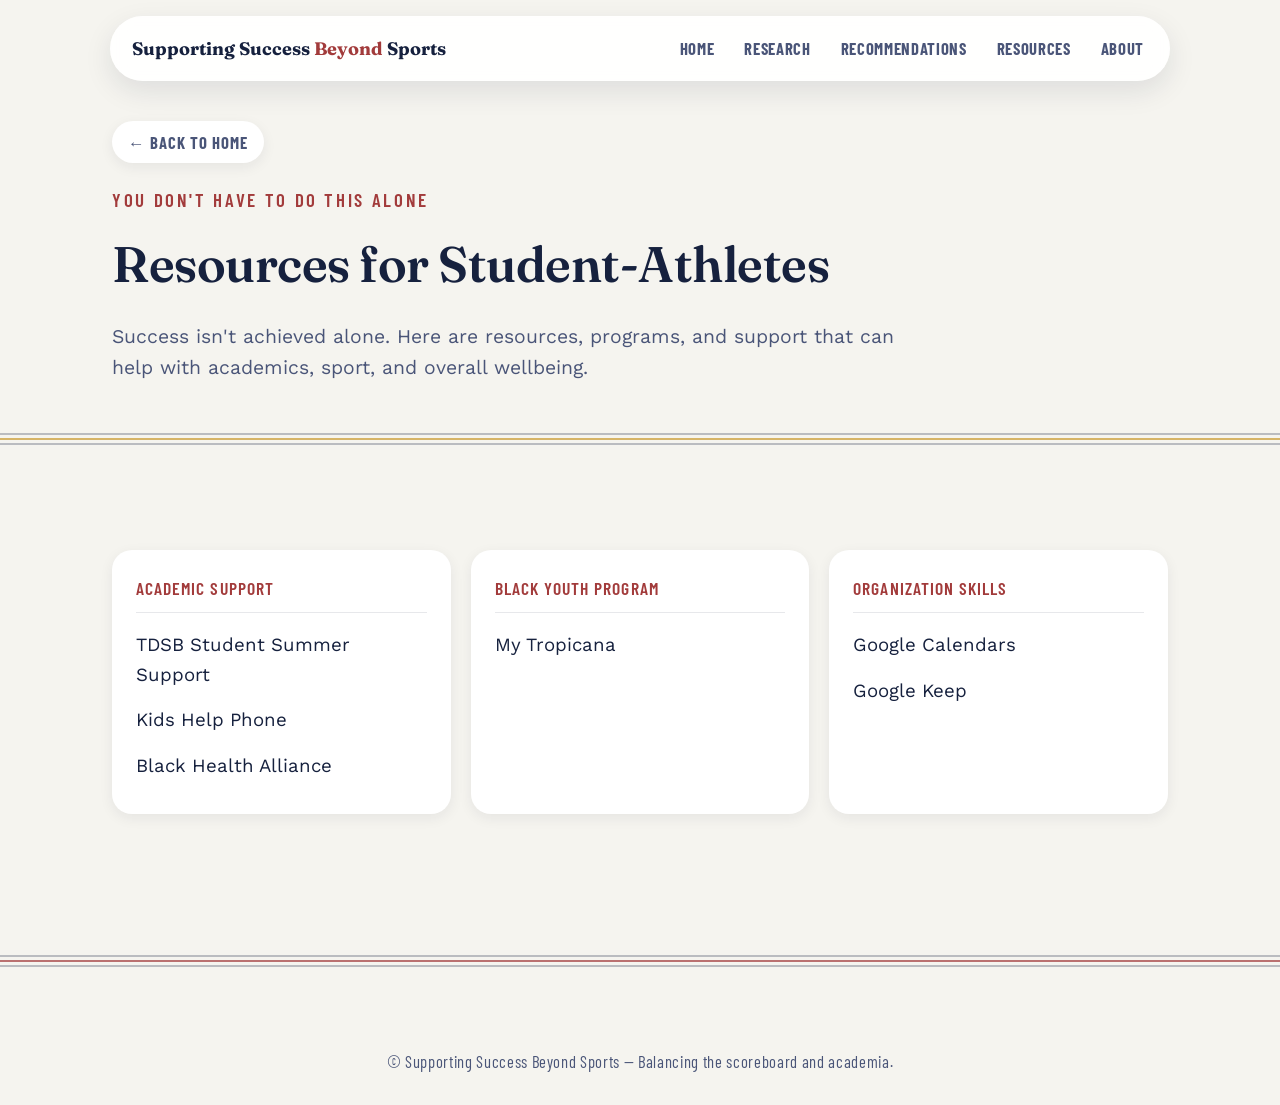
<file: resources.html>
<!DOCTYPE html>
<html lang="en">
<head>
<meta charset="UTF-8">
<meta name="viewport" content="width=device-width, initial-scale=1.0">
<title>Resources — Supporting Success Beyond Sports</title>
<link rel="preconnect" href="https://fonts.googleapis.com">
<link rel="preconnect" href="https://fonts.gstatic.com" crossorigin>
<link href="https://fonts.googleapis.com/css2?family=Fraunces:opsz,wght@9..144,400;9..144,500;9..144,600;9..144,700&family=Work+Sans:wght@400;500;600&family=Barlow+Condensed:wght@500;600;700&display=swap" rel="stylesheet">
<link rel="stylesheet" href="styles.css">
</head>
<body>

<div id="cursor-ball" aria-hidden="true">🏀</div>

<header>
  <div class="nav-inner">
    <a class="logo" href="index.html">Supporting Success <span>Beyond</span> Sports</a>
    <nav aria-label="Primary">
      <ul>
        <li><a href="index.html">Home</a></li>
        <li><a href="research.html">Research</a></li>
        <li><a href="recommendations.html">Recommendations</a></li>
        <li><a href="resources.html">Resources</a></li>
        <li><a href="index.html#about">About</a></li>
      </ul>
    </nav>
  </div>
</header>

<main>

  <section class="page-hero">
    <div class="wrap">
      <a class="back-link" href="index.html">&larr; Back to home</a>
      <p class="eyebrow">You don't have to do this alone</p>
      <h1>Resources for Student-Athletes</h1>
      <p class="intro">Success isn't achieved alone. Here are resources, programs, and support that can help with academics, sport, and overall wellbeing.</p>
    </div>
  </section>

  <div class="lanes" aria-hidden="true">
    <svg viewBox="0 0 1000 14" preserveAspectRatio="none">
      <line x1="0" y1="2" x2="1000" y2="2" stroke="#16213E" stroke-width="1.5" opacity="0.5"/>
      <line x1="0" y1="7" x2="1000" y2="7" stroke="#C99A2E" stroke-width="2"/>
      <line x1="0" y1="12" x2="1000" y2="12" stroke="#16213E" stroke-width="1.5" opacity="0.5"/>
    </svg>
  </div>

  <section>
    <div class="wrap">
      <div class="resources-grid">
        <div class="res-group">
          <h3>Academic Support</h3>
          <a href="https://www.tdsb.on.ca/" target="_blank" rel="noopener">TDSB Student Summer Support</a>
          <a href="https://kidshelpphone.ca/" target="_blank" rel="noopener">Kids Help Phone</a>
          <a href="https://blackhealthalliance.ca/" target="_blank" rel="noopener">Black Health Alliance</a>
        </div>
        <div class="res-group">
          <h3>Black Youth Program</h3>
          <a href="https://mytropicana.ca/" target="_blank" rel="noopener">My Tropicana</a>
        </div>
        <div class="res-group">
          <h3>Organization Skills</h3>
          <a href="https://calendar.google.com/calendar/u/0/r" target="_blank" rel="noopener">Google Calendars</a>
          <a href="https://keep.google.com/u/0/" target="_blank" rel="noopener">Google Keep</a>
        </div>
      </div>
    </div>
  </section>

</main>

  <div class="lanes" aria-hidden="true">
    <svg viewBox="0 0 1000 14" preserveAspectRatio="none">
      <line x1="0" y1="2" x2="1000" y2="2" stroke="#16213E" stroke-width="1.5" opacity="0.5"/>
      <line x1="0" y1="7" x2="1000" y2="7" stroke="#A23B3B" stroke-width="2"/>
      <line x1="0" y1="12" x2="1000" y2="12" stroke="#16213E" stroke-width="1.5" opacity="0.5"/>
    </svg>
  </div>

<footer>
  <p>&copy; Supporting Success Beyond Sports — Balancing the scoreboard and academia.</p>
</footer>

<button id="scroll-top-btn" class="scroll-top-btn" aria-label="Scroll to top">↑</button>

<script src="script.js"></script>
</body>
</html>
</file>
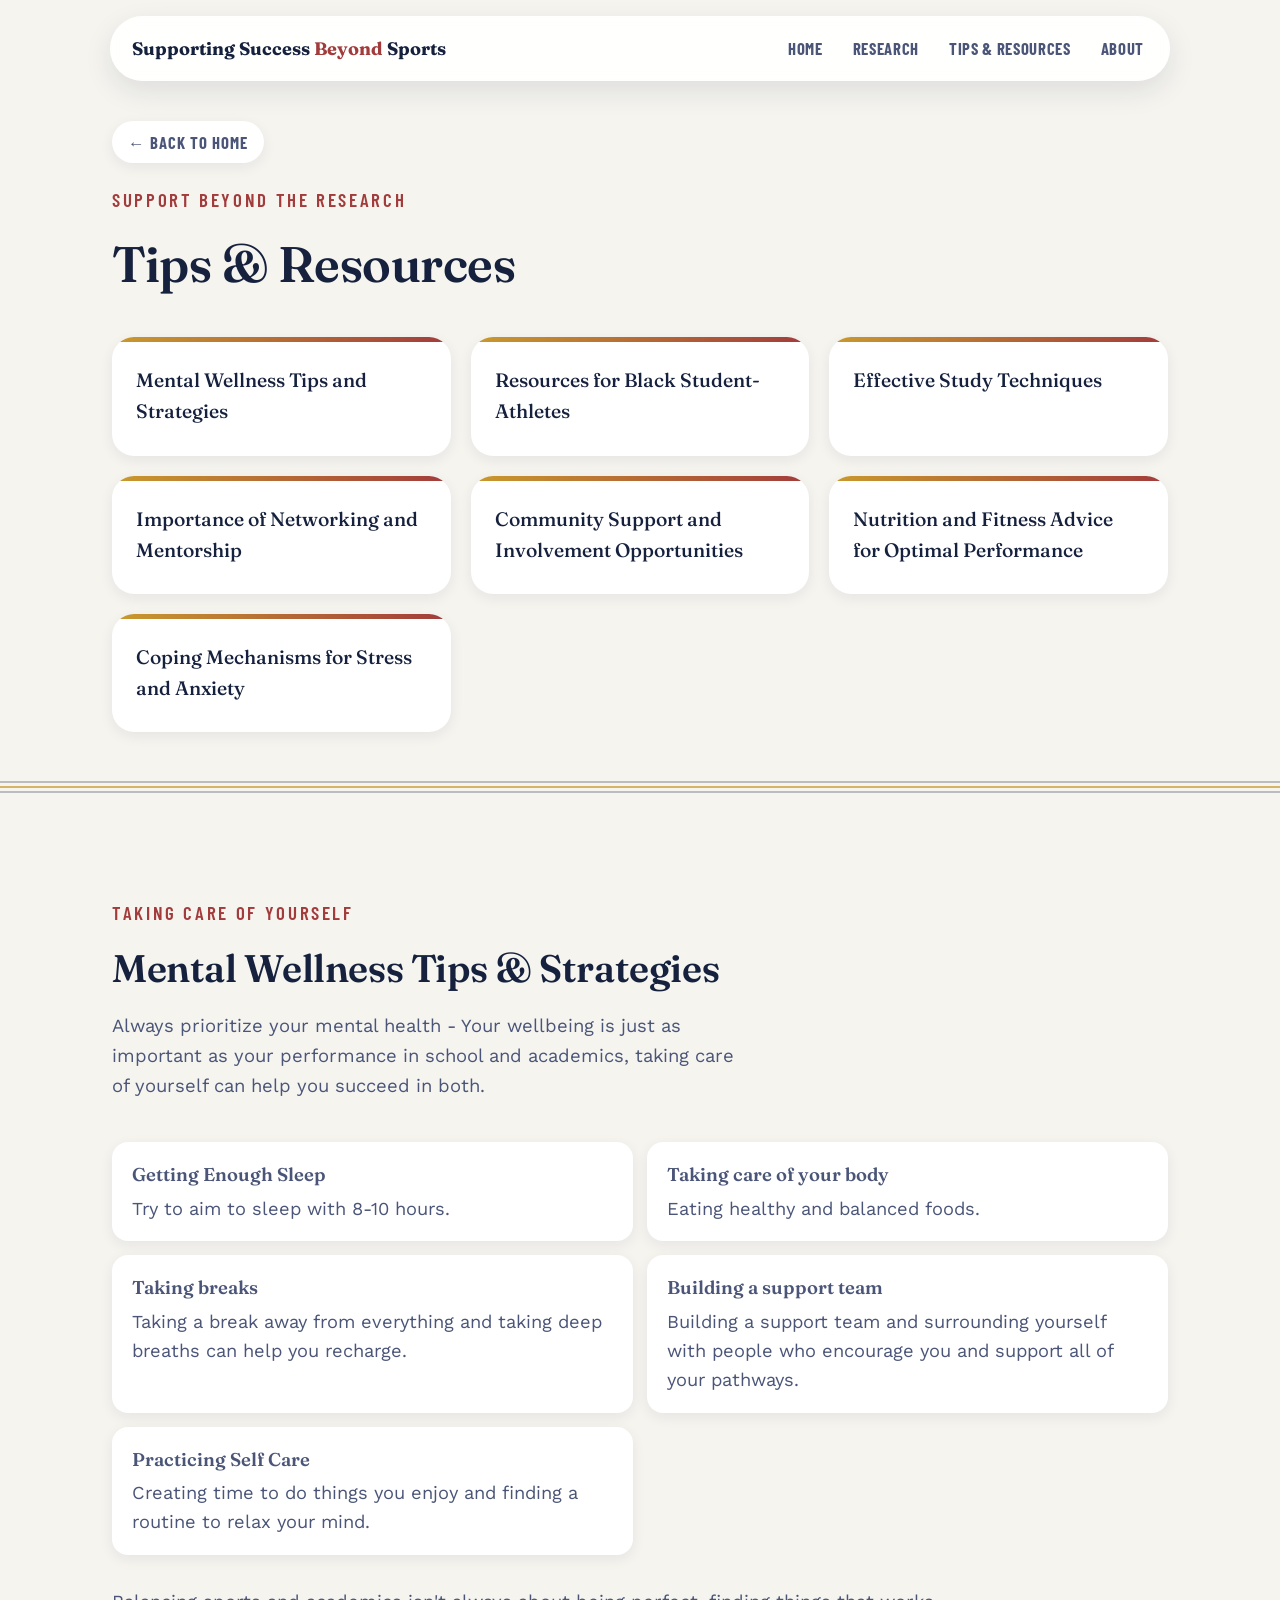
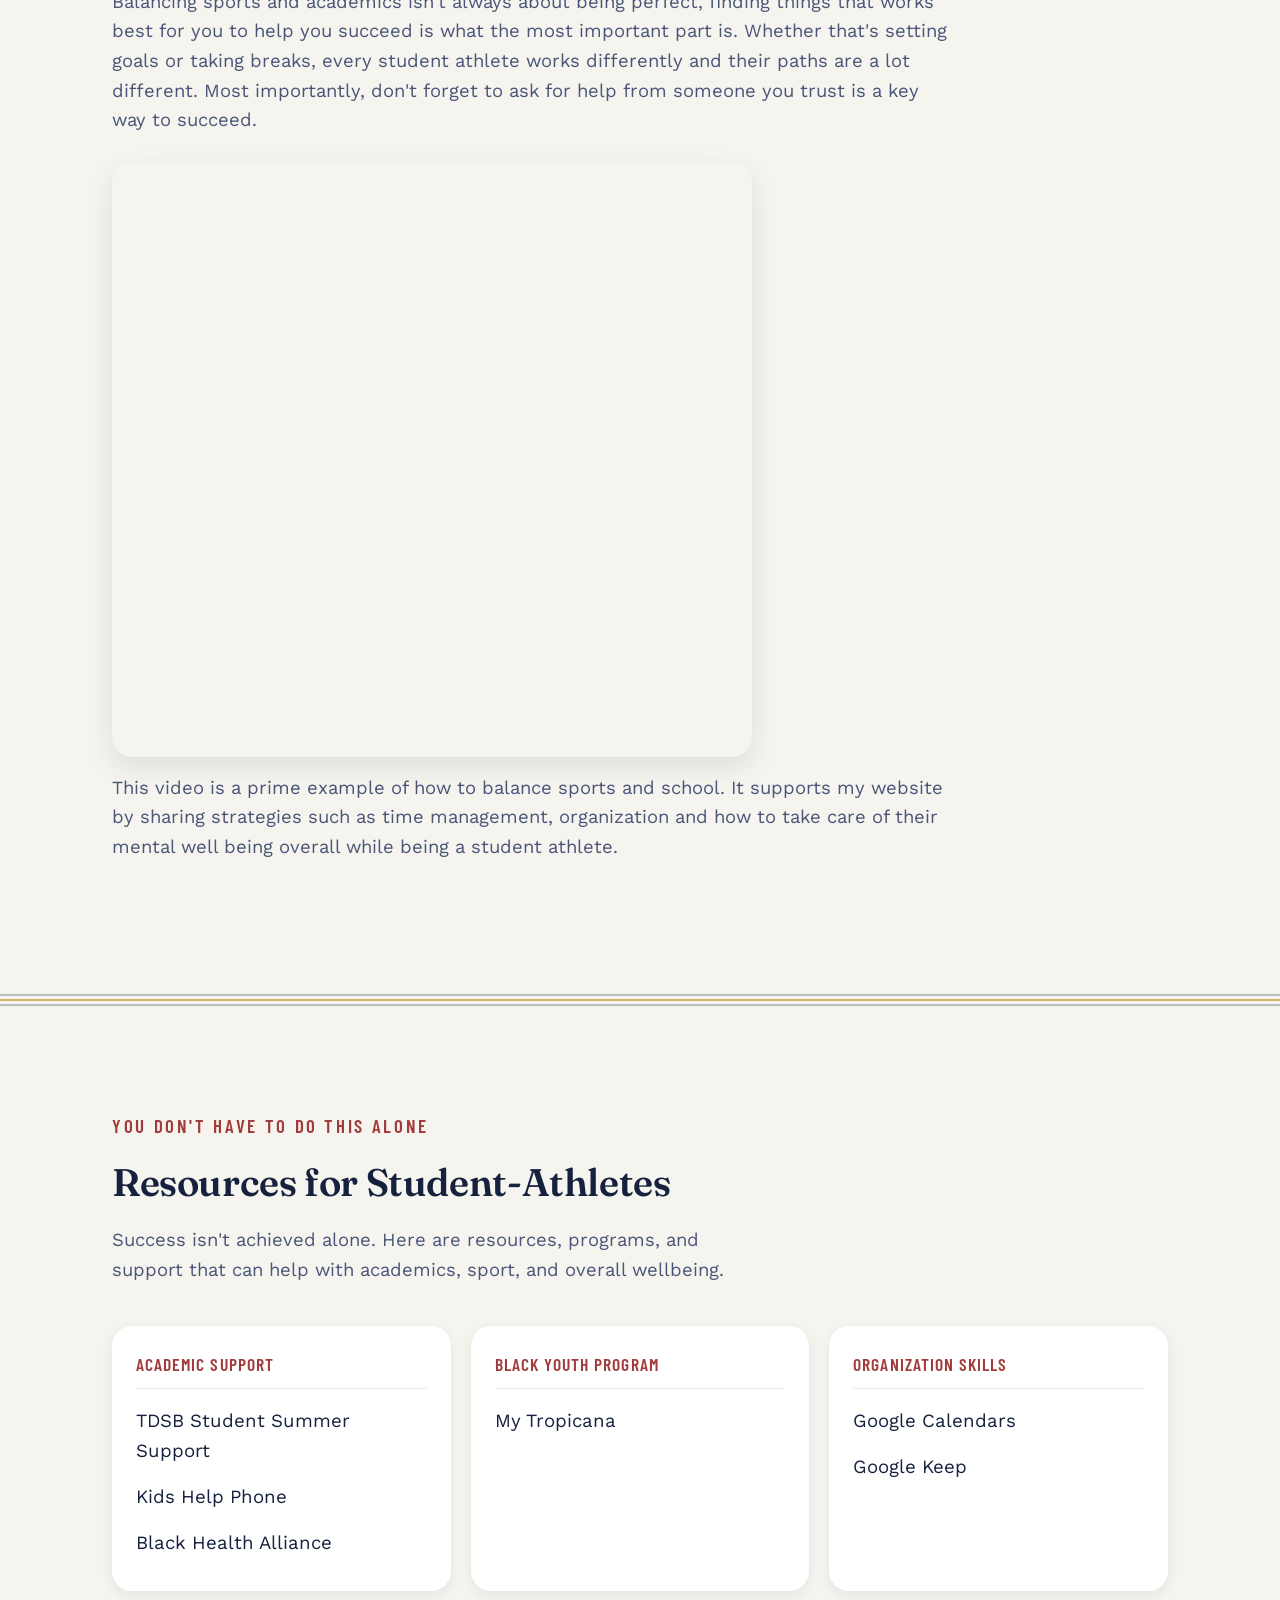
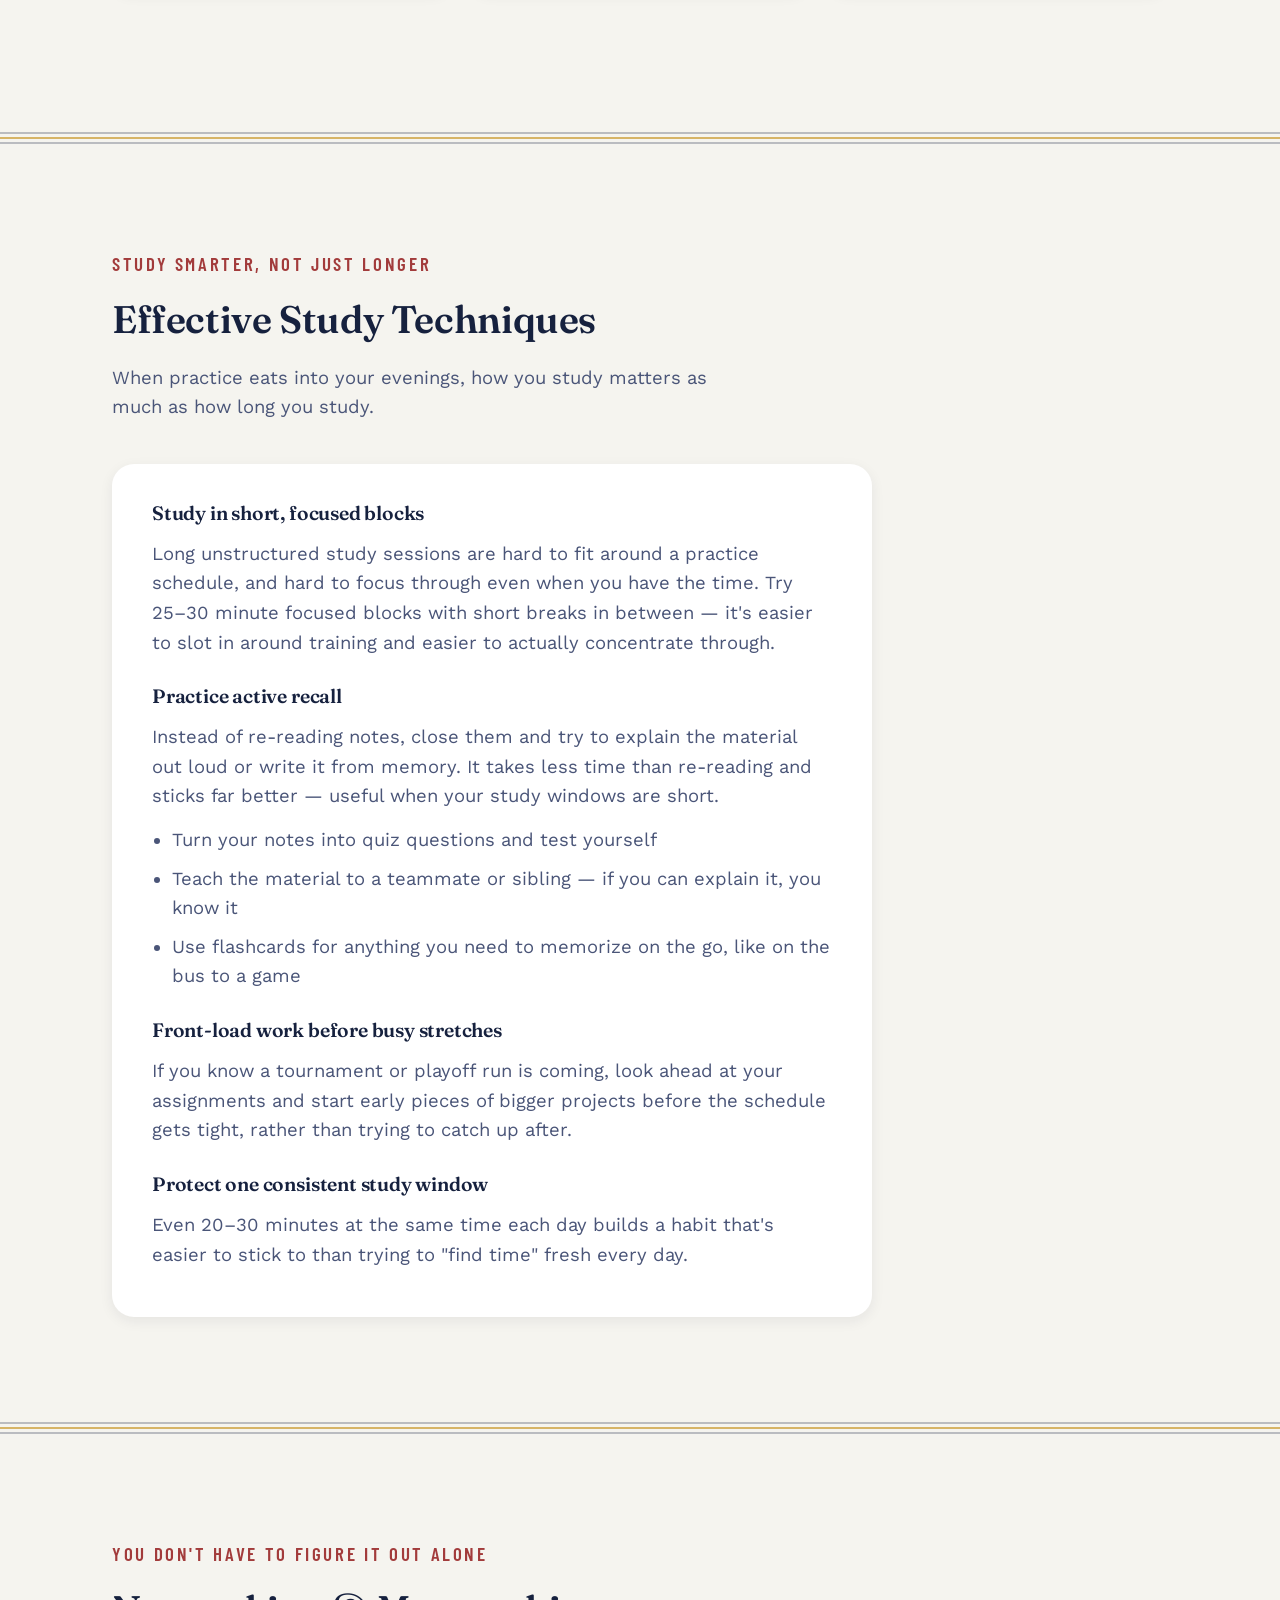
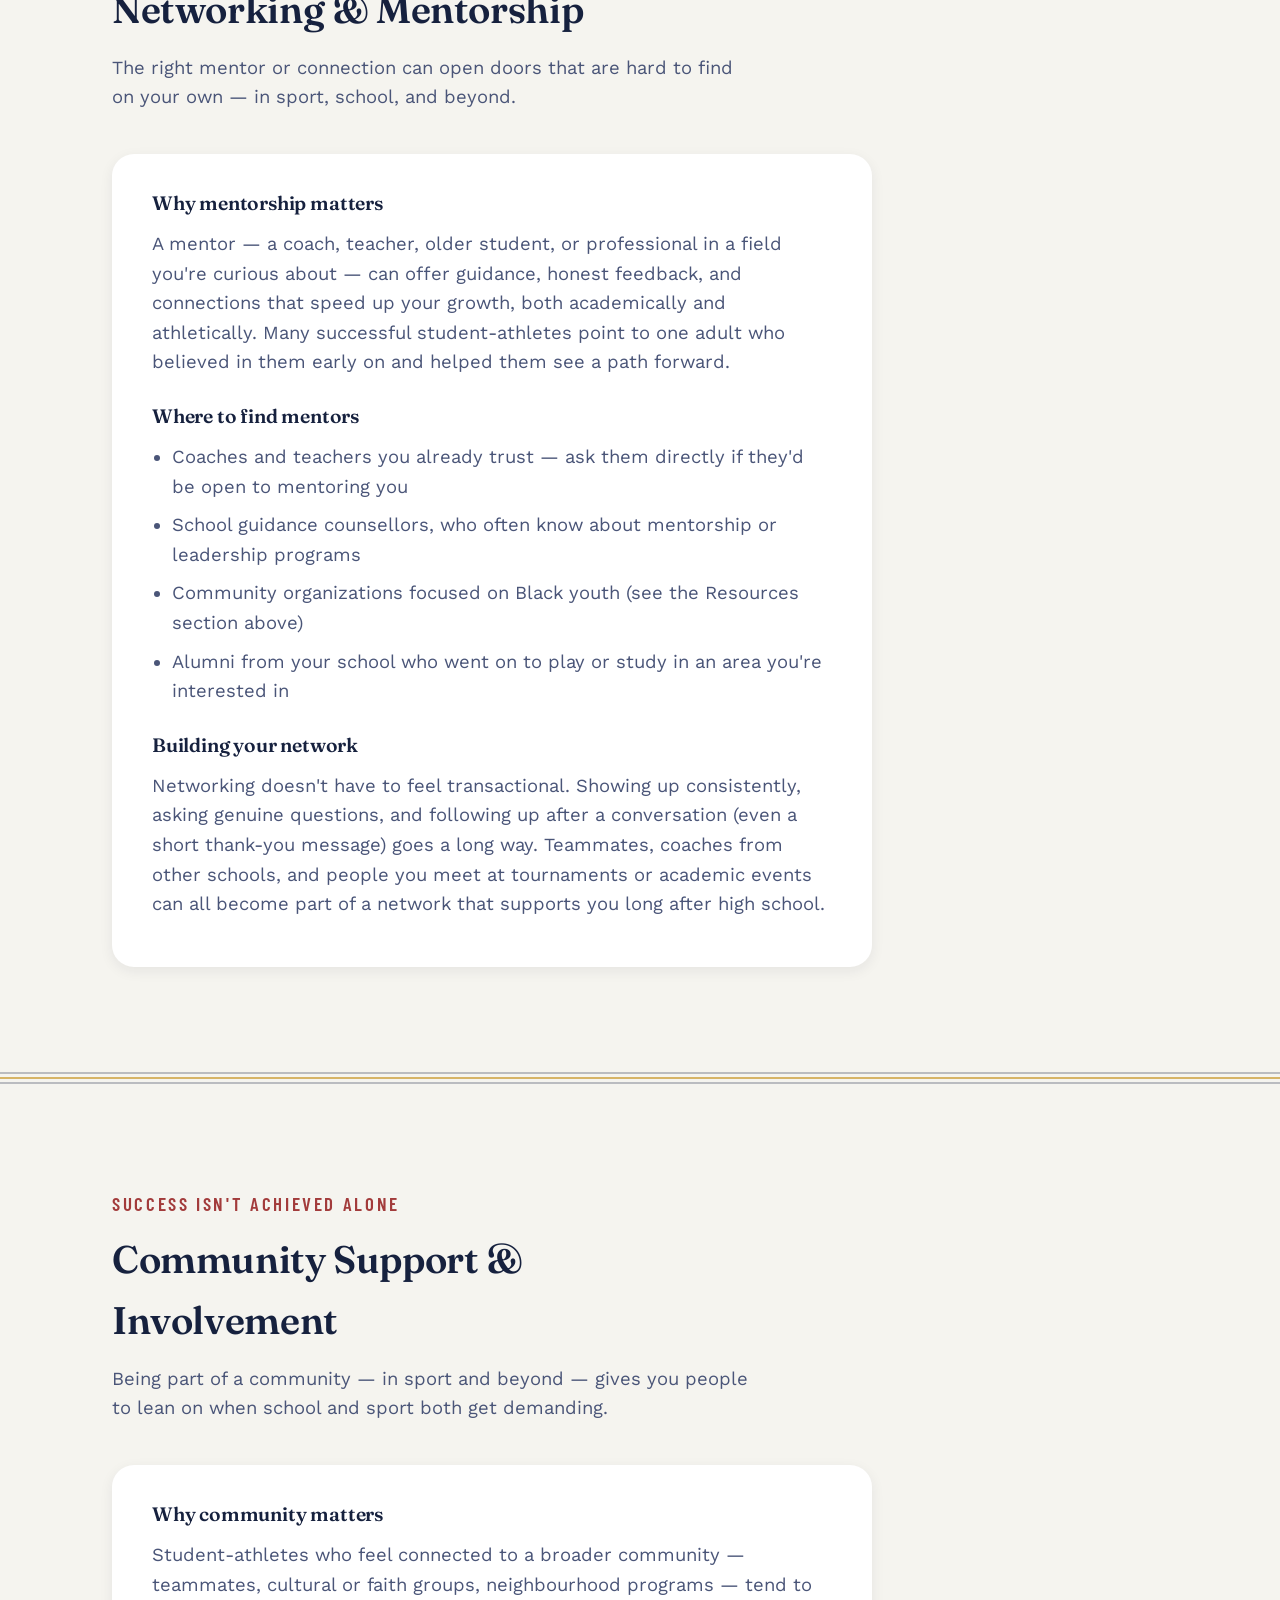
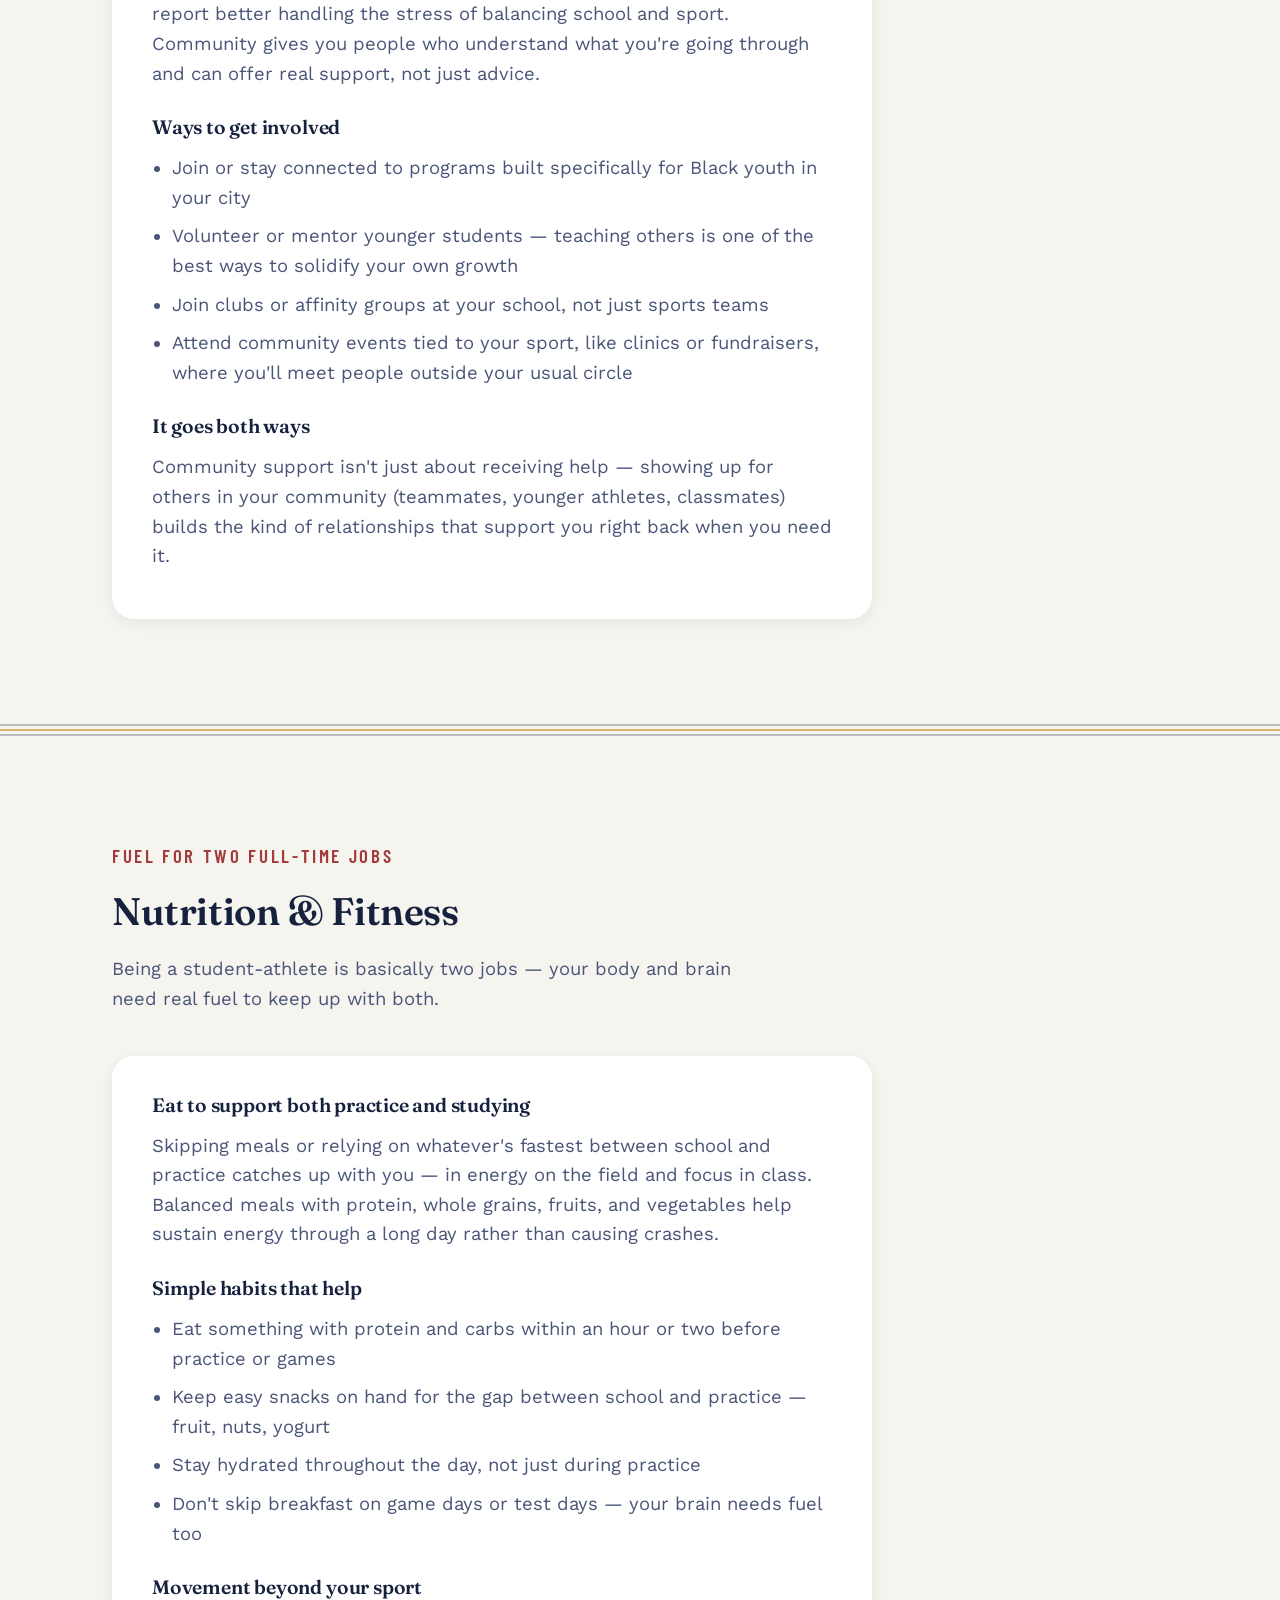
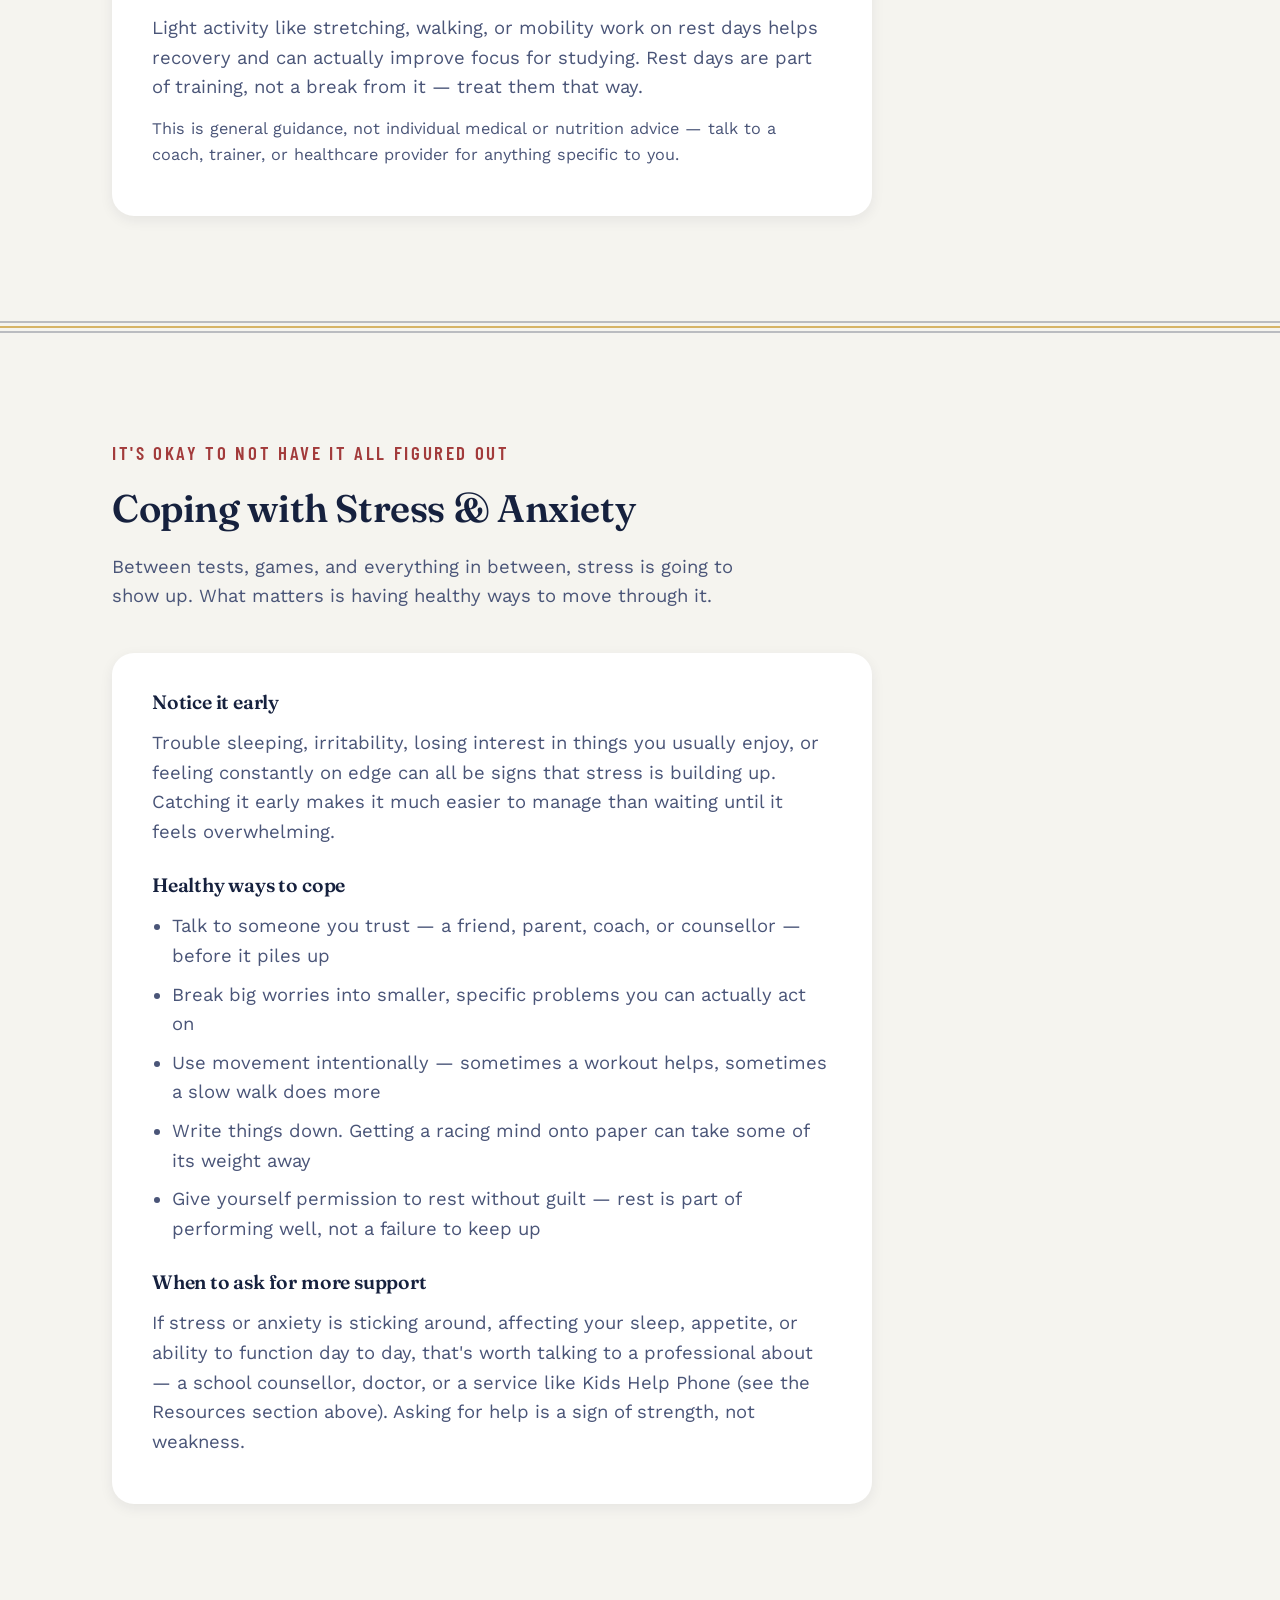
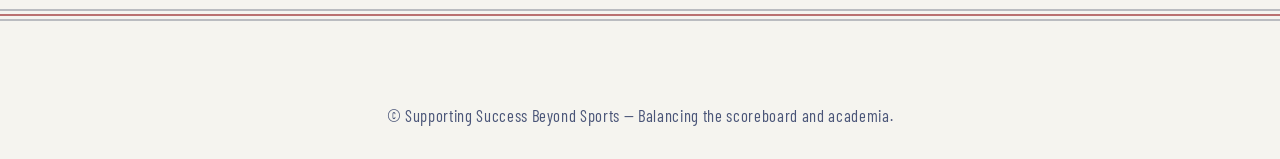
<file: tips-resources.html>
<!DOCTYPE html>
<html lang="en">
<head>
<meta charset="UTF-8">
<meta name="viewport" content="width=device-width, initial-scale=1.0">
<title>Tips & Resources — Supporting Success Beyond Sports</title>
<link rel="preconnect" href="https://fonts.googleapis.com">
<link rel="preconnect" href="https://fonts.gstatic.com" crossorigin>
<link href="https://fonts.googleapis.com/css2?family=Fraunces:opsz,wght@9..144,400;9..144,500;9..144,600;9..144,700&family=Work+Sans:wght@400;500;600&family=Barlow+Condensed:wght@500;600;700&display=swap" rel="stylesheet">
<link rel="stylesheet" href="styles.css">
</head>
<body>

<div id="cursor-ball" aria-hidden="true">🏀</div>

<header>
  <div class="nav-inner">
    <a class="logo" href="index.html">Supporting Success <span>Beyond</span> Sports</a>
    <nav aria-label="Primary">
      <ul>
        <li><a href="index.html">Home</a></li>
        <li><a href="research.html">Research</a></li>
        <li><a href="tips-resources.html">Tips &amp; Resources</a></li>
        <li><a href="index.html#about">About</a></li>
      </ul>
    </nav>
  </div>
</header>

<main>

  <section class="page-hero">
    <div class="wrap">
      <a class="back-link" href="index.html">&larr; Back to home</a>
      <p class="eyebrow">Support beyond the research</p>
      <h1>Tips &amp; Resources</h1>
      <div class="reveal-grid" style="margin-top:32px;">
        <a class="reveal-item" href="#wellness">Mental Wellness Tips and Strategies</a>
        <a class="reveal-item" href="#resources">Resources for Black Student-Athletes</a>
        <a class="reveal-item" href="#study-techniques">Effective Study Techniques</a>
        <a class="reveal-item" href="#networking-mentorship">Importance of Networking and Mentorship</a>
        <a class="reveal-item" href="#community-support">Community Support and Involvement Opportunities</a>
        <a class="reveal-item" href="#nutrition-fitness">Nutrition and Fitness Advice for Optimal Performance</a>
        <a class="reveal-item" href="#coping-mechanisms">Coping Mechanisms for Stress and Anxiety</a>
      </div>
    </div>
  </section>

  <div class="lanes" aria-hidden="true">
    <svg viewBox="0 0 1000 14" preserveAspectRatio="none">
      <line x1="0" y1="2" x2="1000" y2="2" stroke="#16213E" stroke-width="1.5" opacity="0.5"/>
      <line x1="0" y1="7" x2="1000" y2="7" stroke="#C99A2E" stroke-width="2"/>
      <line x1="0" y1="12" x2="1000" y2="12" stroke="#16213E" stroke-width="1.5" opacity="0.5"/>
    </svg>
  </div>

  <section id="wellness">
    <div class="wrap">
      <div class="section-head">
        <p class="eyebrow">Taking care of yourself</p>
        <h2>Mental Wellness Tips &amp; Strategies</h2>
        <p style="color:var(--ink-soft); margin-top:12px;">Always prioritize your mental health - Your wellbeing is just as important as your performance in school and academics, taking care of yourself can help you succeed in both.</p>
      </div>
      <div class="wellness-grid">
        <div class="wellness-item">
          <p class="w-label">Getting Enough Sleep</p>
          <p>Try to aim to sleep with 8-10 hours.</p>
        </div>
        <div class="wellness-item">
          <p class="w-label">Taking care of your body</p>
          <p>Eating healthy and balanced foods.</p>
        </div>
        <div class="wellness-item">
          <p class="w-label">Taking breaks</p>
          <p>Taking a break away from everything and taking deep breaths can help you recharge.</p>
        </div>
        <div class="wellness-item">
          <p class="w-label">Building a support team</p>
          <p>Building a support team and surrounding yourself with people who encourage you and support all of your pathways.</p>
        </div>
        <div class="wellness-item">
          <p class="w-label">Practicing Self Care</p>
          <p>Creating time to do things you enjoy and finding a routine to relax your mind.</p>
        </div>
      </div>
      <p class="wellness-closing">Balancing sports and academics isn't always about being perfect, finding things that works best for you to help you succeed is what the most important part is. Whether that's setting goals or taking breaks, every student athlete works differently and their paths are a lot different. Most importantly, don't forget to ask for help from someone you trust is a key way to succeed.</p>
      <div class="video-frame">
        <iframe src="https://www.youtube.com/embed/LlZRqlOiCPo" title="Balancing sports and school" allowfullscreen loading="lazy"></iframe>
      </div>
      <p class="wellness-closing" style="margin-top:16px;">This video is a prime example of how to balance sports and school. It supports my website by sharing strategies such as time management, organization and how to take care of their mental well being overall while being a student athlete.</p>
    </div>
  </section>

  <div class="lanes" aria-hidden="true">
    <svg viewBox="0 0 1000 14" preserveAspectRatio="none">
      <line x1="0" y1="2" x2="1000" y2="2" stroke="#16213E" stroke-width="1.5" opacity="0.5"/>
      <line x1="0" y1="7" x2="1000" y2="7" stroke="#C99A2E" stroke-width="2"/>
      <line x1="0" y1="12" x2="1000" y2="12" stroke="#16213E" stroke-width="1.5" opacity="0.5"/>
    </svg>
  </div>

  <section id="resources">
    <div class="wrap">
      <div class="section-head">
        <p class="eyebrow">You don't have to do this alone</p>
        <h2>Resources for Student-Athletes</h2>
        <p style="color:var(--ink-soft); margin-top:12px;">Success isn't achieved alone. Here are resources, programs, and support that can help with academics, sport, and overall wellbeing.</p>
      </div>
      <div class="resources-grid">
        <div class="res-group">
          <h3>Academic Support</h3>
          <a href="https://www.tdsb.on.ca/" target="_blank" rel="noopener">TDSB Student Summer Support</a>
          <a href="https://kidshelpphone.ca/" target="_blank" rel="noopener">Kids Help Phone</a>
          <a href="https://blackhealthalliance.ca/" target="_blank" rel="noopener">Black Health Alliance</a>
        </div>
        <div class="res-group">
          <h3>Black Youth Program</h3>
          <a href="https://mytropicana.ca/" target="_blank" rel="noopener">My Tropicana</a>
        </div>
        <div class="res-group">
          <h3>Organization Skills</h3>
          <a href="https://calendar.google.com/calendar/u/0/r" target="_blank" rel="noopener">Google Calendars</a>
          <a href="https://keep.google.com/u/0/" target="_blank" rel="noopener">Google Keep</a>
        </div>
      </div>
    </div>
  </section>

  <div class="lanes" aria-hidden="true">
    <svg viewBox="0 0 1000 14" preserveAspectRatio="none">
      <line x1="0" y1="2" x2="1000" y2="2" stroke="#16213E" stroke-width="1.5" opacity="0.5"/>
      <line x1="0" y1="7" x2="1000" y2="7" stroke="#C99A2E" stroke-width="2"/>
      <line x1="0" y1="12" x2="1000" y2="12" stroke="#16213E" stroke-width="1.5" opacity="0.5"/>
    </svg>
  </div>

  <section id="study-techniques">
    <div class="wrap">
      <div class="section-head">
        <p class="eyebrow">Study smarter, not just longer</p>
        <h2>Effective Study Techniques</h2>
        <p style="color:var(--ink-soft); margin-top:12px;">When practice eats into your evenings, how you study matters as much as how long you study.</p>
      </div>
      <div class="content-block">
        <h3>Study in short, focused blocks</h3>
        <p>Long unstructured study sessions are hard to fit around a practice schedule, and hard to focus through even when you have the time. Try 25–30 minute focused blocks with short breaks in between — it's easier to slot in around training and easier to actually concentrate through.</p>
        <h3>Practice active recall</h3>
        <p>Instead of re-reading notes, close them and try to explain the material out loud or write it from memory. It takes less time than re-reading and sticks far better — useful when your study windows are short.</p>
        <ul>
          <li>Turn your notes into quiz questions and test yourself</li>
          <li>Teach the material to a teammate or sibling — if you can explain it, you know it</li>
          <li>Use flashcards for anything you need to memorize on the go, like on the bus to a game</li>
        </ul>
        <h3>Front-load work before busy stretches</h3>
        <p>If you know a tournament or playoff run is coming, look ahead at your assignments and start early pieces of bigger projects before the schedule gets tight, rather than trying to catch up after.</p>
        <h3>Protect one consistent study window</h3>
        <p>Even 20–30 minutes at the same time each day builds a habit that's easier to stick to than trying to "find time" fresh every day.</p>
      </div>
    </div>
  </section>

  <div class="lanes" aria-hidden="true">
    <svg viewBox="0 0 1000 14" preserveAspectRatio="none">
      <line x1="0" y1="2" x2="1000" y2="2" stroke="#16213E" stroke-width="1.5" opacity="0.5"/>
      <line x1="0" y1="7" x2="1000" y2="7" stroke="#C99A2E" stroke-width="2"/>
      <line x1="0" y1="12" x2="1000" y2="12" stroke="#16213E" stroke-width="1.5" opacity="0.5"/>
    </svg>
  </div>

  <section id="networking-mentorship">
    <div class="wrap">
      <div class="section-head">
        <p class="eyebrow">You don't have to figure it out alone</p>
        <h2>Networking &amp; Mentorship</h2>
        <p style="color:var(--ink-soft); margin-top:12px;">The right mentor or connection can open doors that are hard to find on your own — in sport, school, and beyond.</p>
      </div>
      <div class="content-block">
        <h3>Why mentorship matters</h3>
        <p>A mentor — a coach, teacher, older student, or professional in a field you're curious about — can offer guidance, honest feedback, and connections that speed up your growth, both academically and athletically. Many successful student-athletes point to one adult who believed in them early on and helped them see a path forward.</p>
        <h3>Where to find mentors</h3>
        <ul>
          <li>Coaches and teachers you already trust — ask them directly if they'd be open to mentoring you</li>
          <li>School guidance counsellors, who often know about mentorship or leadership programs</li>
          <li>Community organizations focused on Black youth (see the Resources section above)</li>
          <li>Alumni from your school who went on to play or study in an area you're interested in</li>
        </ul>
        <h3>Building your network</h3>
        <p>Networking doesn't have to feel transactional. Showing up consistently, asking genuine questions, and following up after a conversation (even a short thank-you message) goes a long way. Teammates, coaches from other schools, and people you meet at tournaments or academic events can all become part of a network that supports you long after high school.</p>
      </div>
    </div>
  </section>

  <div class="lanes" aria-hidden="true">
    <svg viewBox="0 0 1000 14" preserveAspectRatio="none">
      <line x1="0" y1="2" x2="1000" y2="2" stroke="#16213E" stroke-width="1.5" opacity="0.5"/>
      <line x1="0" y1="7" x2="1000" y2="7" stroke="#C99A2E" stroke-width="2"/>
      <line x1="0" y1="12" x2="1000" y2="12" stroke="#16213E" stroke-width="1.5" opacity="0.5"/>
    </svg>
  </div>

  <section id="community-support">
    <div class="wrap">
      <div class="section-head">
        <p class="eyebrow">Success isn't achieved alone</p>
        <h2>Community Support &amp; Involvement</h2>
        <p style="color:var(--ink-soft); margin-top:12px;">Being part of a community — in sport and beyond — gives you people to lean on when school and sport both get demanding.</p>
      </div>
      <div class="content-block">
        <h3>Why community matters</h3>
        <p>Student-athletes who feel connected to a broader community — teammates, cultural or faith groups, neighbourhood programs — tend to report better handling the stress of balancing school and sport. Community gives you people who understand what you're going through and can offer real support, not just advice.</p>
        <h3>Ways to get involved</h3>
        <ul>
          <li>Join or stay connected to programs built specifically for Black youth in your city</li>
          <li>Volunteer or mentor younger students — teaching others is one of the best ways to solidify your own growth</li>
          <li>Join clubs or affinity groups at your school, not just sports teams</li>
          <li>Attend community events tied to your sport, like clinics or fundraisers, where you'll meet people outside your usual circle</li>
        </ul>
        <h3>It goes both ways</h3>
        <p>Community support isn't just about receiving help — showing up for others in your community (teammates, younger athletes, classmates) builds the kind of relationships that support you right back when you need it.</p>
      </div>
    </div>
  </section>

  <div class="lanes" aria-hidden="true">
    <svg viewBox="0 0 1000 14" preserveAspectRatio="none">
      <line x1="0" y1="2" x2="1000" y2="2" stroke="#16213E" stroke-width="1.5" opacity="0.5"/>
      <line x1="0" y1="7" x2="1000" y2="7" stroke="#C99A2E" stroke-width="2"/>
      <line x1="0" y1="12" x2="1000" y2="12" stroke="#16213E" stroke-width="1.5" opacity="0.5"/>
    </svg>
  </div>

  <section id="nutrition-fitness">
    <div class="wrap">
      <div class="section-head">
        <p class="eyebrow">Fuel for two full-time jobs</p>
        <h2>Nutrition &amp; Fitness</h2>
        <p style="color:var(--ink-soft); margin-top:12px;">Being a student-athlete is basically two jobs — your body and brain need real fuel to keep up with both.</p>
      </div>
      <div class="content-block">
        <h3>Eat to support both practice and studying</h3>
        <p>Skipping meals or relying on whatever's fastest between school and practice catches up with you — in energy on the field and focus in class. Balanced meals with protein, whole grains, fruits, and vegetables help sustain energy through a long day rather than causing crashes.</p>
        <h3>Simple habits that help</h3>
        <ul>
          <li>Eat something with protein and carbs within an hour or two before practice or games</li>
          <li>Keep easy snacks on hand for the gap between school and practice — fruit, nuts, yogurt</li>
          <li>Stay hydrated throughout the day, not just during practice</li>
          <li>Don't skip breakfast on game days or test days — your brain needs fuel too</li>
        </ul>
        <h3>Movement beyond your sport</h3>
        <p>Light activity like stretching, walking, or mobility work on rest days helps recovery and can actually improve focus for studying. Rest days are part of training, not a break from it — treat them that way.</p>
        <p style="font-size:0.88rem; color:var(--ink-soft);">This is general guidance, not individual medical or nutrition advice — talk to a coach, trainer, or healthcare provider for anything specific to you.</p>
      </div>
    </div>
  </section>

  <div class="lanes" aria-hidden="true">
    <svg viewBox="0 0 1000 14" preserveAspectRatio="none">
      <line x1="0" y1="2" x2="1000" y2="2" stroke="#16213E" stroke-width="1.5" opacity="0.5"/>
      <line x1="0" y1="7" x2="1000" y2="7" stroke="#C99A2E" stroke-width="2"/>
      <line x1="0" y1="12" x2="1000" y2="12" stroke="#16213E" stroke-width="1.5" opacity="0.5"/>
    </svg>
  </div>

  <section id="coping-mechanisms">
    <div class="wrap">
      <div class="section-head">
        <p class="eyebrow">It's okay to not have it all figured out</p>
        <h2>Coping with Stress &amp; Anxiety</h2>
        <p style="color:var(--ink-soft); margin-top:12px;">Between tests, games, and everything in between, stress is going to show up. What matters is having healthy ways to move through it.</p>
      </div>
      <div class="content-block">
        <h3>Notice it early</h3>
        <p>Trouble sleeping, irritability, losing interest in things you usually enjoy, or feeling constantly on edge can all be signs that stress is building up. Catching it early makes it much easier to manage than waiting until it feels overwhelming.</p>
        <h3>Healthy ways to cope</h3>
        <ul>
          <li>Talk to someone you trust — a friend, parent, coach, or counsellor — before it piles up</li>
          <li>Break big worries into smaller, specific problems you can actually act on</li>
          <li>Use movement intentionally — sometimes a workout helps, sometimes a slow walk does more</li>
          <li>Write things down. Getting a racing mind onto paper can take some of its weight away</li>
          <li>Give yourself permission to rest without guilt — rest is part of performing well, not a failure to keep up</li>
        </ul>
        <h3>When to ask for more support</h3>
        <p>If stress or anxiety is sticking around, affecting your sleep, appetite, or ability to function day to day, that's worth talking to a professional about — a school counsellor, doctor, or a service like Kids Help Phone (see the Resources section above). Asking for help is a sign of strength, not weakness.</p>
      </div>
    </div>
  </section>

</main>

  <div class="lanes" aria-hidden="true">
    <svg viewBox="0 0 1000 14" preserveAspectRatio="none">
      <line x1="0" y1="2" x2="1000" y2="2" stroke="#16213E" stroke-width="1.5" opacity="0.5"/>
      <line x1="0" y1="7" x2="1000" y2="7" stroke="#A23B3B" stroke-width="2"/>
      <line x1="0" y1="12" x2="1000" y2="12" stroke="#16213E" stroke-width="1.5" opacity="0.5"/>
    </svg>
  </div>

<footer>
  <p>&copy; Supporting Success Beyond Sports — Balancing the scoreboard and academia.</p>
</footer>

<button id="scroll-top-btn" class="scroll-top-btn" aria-label="Scroll to top">↑</button>

<script src="script.js"></script>
</body>
</html>
</file>
<file: styles.css>
:root{
  --ink:#16213E;
  --ink2:#233158;
  --ink-soft:#4A5578;
  --gold:#C99A2E;
  --gold-lt:#F3C55F;
  --brick:#A23B3B;
  --brick-lt:#D4685F;
  --paper:#F5F4EF;
  --paper-2:#FFFFFF;
  --line:rgba(22,33,62,0.10);
  --shadow-sm:0 4px 14px rgba(22,33,62,0.07);
  --shadow-md:0 10px 28px rgba(22,33,62,0.10);
  --shadow-lg:0 20px 44px rgba(22,33,62,0.16);
}
*{box-sizing:border-box; margin:0; padding:0;}
html{scroll-behavior:smooth; font-size:18.5px;}

/* Cursor sports ball */
#cursor-ball{
  position:fixed; top:0; left:0; z-index:9999;
  font-size:26px; line-height:1; pointer-events:none;
  transform:translate(-50%,-50%);
  transition:transform .08s ease-out, opacity .2s ease;
  opacity:0;
  will-change:transform;
  filter:drop-shadow(0 2px 3px rgba(22,33,62,0.35));
}
#cursor-ball.active{opacity:1;}
@media (hover:none), (pointer:coarse){
  #cursor-ball{display:none;}
}
body{
  background:var(--paper);
  color:var(--ink);
  font-family:'Work Sans', sans-serif;
  line-height:1.6;
}
img{max-width:100%; display:block;}
h1,h2,h3{font-family:'Fraunces', serif; font-weight:600; letter-spacing:-0.01em; color:var(--ink);}
.eyebrow{
  font-family:'Barlow Condensed', sans-serif;
  font-weight:600;
  text-transform:uppercase;
  letter-spacing:0.14em;
  font-size:1.02rem;
  color:var(--brick);
}
.wrap{max-width:1120px; margin:0 auto; padding:0 32px;}

/* Lane-line divider — kept as a quiet section separator */
.lanes{width:100%; height:14px; margin:40px auto; opacity:0.7;}
.lanes svg{width:100%; height:100%; display:block;}

/* ===== NAV — floating pill ===== */
header{
  position:sticky; top:16px; z-index:30;
  padding:0 20px;
}
.nav-inner{
  display:flex; align-items:center; justify-content:space-between; gap:18px;
  max-width:1060px; margin:0 auto;
  background:rgba(255,255,255,0.92); backdrop-filter:blur(10px);
  border-radius:999px; padding:10px 12px 10px 22px;
  box-shadow:var(--shadow-md);
}
.logo{
  font-family:'Fraunces', serif; font-weight:700; font-size:0.98rem;
  color:var(--ink); text-decoration:none; flex-shrink:1; white-space:nowrap;
}
.logo span{color:var(--brick);}
nav ul{list-style:none; display:flex; gap:2px;}
nav a{
  font-family:'Barlow Condensed', sans-serif; font-weight:700;
  text-transform:uppercase; letter-spacing:0.04em; font-size:0.9rem;
  color:var(--ink-soft); text-decoration:none; transition:background .18s, color .18s;
  padding:9px 14px; border-radius:999px; display:inline-block;
}
nav a:hover, nav a:focus-visible{background:var(--ink); color:#fff;}
.nav-toggle{display:none;}

.top-search{
  position:relative; display:flex; align-items:center; flex-shrink:0;
}
.top-search input{
  font-family:'Work Sans', sans-serif; font-size:0.95rem;
  border:none; background:var(--paper);
  padding:9px 14px 9px 34px; width:130px; color:var(--ink);
  outline:none; transition:width .2s, box-shadow .2s; border-radius:999px;
}
.top-search input:focus{width:170px; box-shadow:0 0 0 2px var(--gold-lt);}
.top-search svg{
  position:absolute; left:12px; width:14px; height:14px; stroke:var(--ink-soft); pointer-events:none;
}

/* ===== HERO — plain background, floating sport emoji only ===== */
.hero{
  position:relative; overflow:hidden;
  margin:20px 20px 0; border-radius:32px;
  background:var(--paper-2);
  padding:96px 32px 108px; text-align:center;
  max-width:1120px; margin-left:auto; margin-right:auto;
  box-shadow:var(--shadow-sm);
}
.hero-blob{display:none;}
.hero-emoji{
  position:absolute; font-size:2.1rem; pointer-events:none;
  filter:drop-shadow(0 6px 10px rgba(22,33,62,0.18));
  animation:emoji-float 5.5s ease-in-out infinite;
}
.he1{top:16%; left:8%; animation-delay:0s;}
.he2{top:68%; left:14%; animation-delay:1.1s; font-size:1.7rem;}
.he3{top:20%; right:9%; animation-delay:0.6s;}
.he4{top:70%; right:13%; animation-delay:1.7s; font-size:1.6rem;}
@keyframes emoji-float{
  0%, 100%{transform:translateY(0) rotate(0deg);}
  50%{transform:translateY(-14px) rotate(6deg);}
}
.hero-grid{display:block;}
.hero .eyebrow{
  position:relative; z-index:2; display:inline-block;
  color:var(--brick); background:var(--paper);
  padding:8px 18px; border-radius:999px; margin-bottom:20px;
  font-size:0.92rem;
}
.hero h1{
  position:relative; z-index:2;
  font-size:clamp(2.4rem, 4.8vw, 3.9rem);
  line-height:1.08; margin:0 0 20px; color:var(--ink); max-width:820px; margin-left:auto; margin-right:auto;
}
.hero h1 em{
  font-style:italic; font-weight:700; color:var(--brick);
}
.hero p{
  position:relative; z-index:2;
  font-size:1.15rem; color:var(--ink-soft); max-width:680px; margin:0 auto 8px;
}
.btn{
  font-family:'Barlow Condensed', sans-serif; font-weight:700; text-transform:uppercase;
  letter-spacing:0.05em; font-size:0.97rem; text-decoration:none;
  padding:14px 28px; border-radius:999px; display:inline-block; transition:transform .2s ease, box-shadow .2s ease;
}
.btn-primary{background:linear-gradient(135deg, var(--gold-lt), var(--gold)); color:var(--ink); box-shadow:0 10px 22px rgba(201,154,46,0.35);}
.btn-primary:hover{transform:translateY(-3px); box-shadow:0 14px 28px rgba(201,154,46,0.45);}
.btn-ghost{background:rgba(255,255,255,0.1); color:#fff; border:1.5px solid rgba(255,255,255,0.35);}
.btn-ghost:hover{background:rgba(255,255,255,0.18); transform:translateY(-3px);}

.hero-photo{display:none;}

/* ===== What will you find — icon card grid ===== */
.whatfind{padding:56px 0 8px;}
.reveal-grid{
  display:grid; grid-template-columns:repeat(3,1fr); gap:20px; list-style:none;
}
.reveal-item{
  display:block; background:var(--paper-2); border-radius:22px;
  padding:28px 24px; text-decoration:none; position:relative; overflow:hidden;
  font-family:'Fraunces', serif; font-weight:500; font-size:1.05rem; color:var(--ink);
  opacity:0; transform:translateY(28px);
  box-shadow:var(--shadow-sm);
  transition:opacity .6s ease, transform .3s cubic-bezier(.2,.8,.3,1.2), box-shadow .3s ease;
}
.reveal-item::before{
  content:""; position:absolute; top:0; left:0; right:0; height:5px;
  background:linear-gradient(90deg, var(--gold), var(--brick));
}
.reveal-item.visible{opacity:1; transform:translateY(0);}
.reveal-item:hover{transform:translateY(-6px) scale(1.015); box-shadow:var(--shadow-lg);}
.reveal-item.visible:hover{transform:translateY(-6px) scale(1.015);}
.reveal-icon{
  width:46px; height:46px; border-radius:14px; display:flex; align-items:center; justify-content:center;
  font-size:1.3rem; margin-bottom:14px;
  background:linear-gradient(135deg, #FDEFD2, var(--gold-lt));
  box-shadow:0 6px 14px rgba(201,154,46,0.3);
}

/* Section generic */
section{padding:64px 0;}
.section-head{max-width:640px; margin-bottom:42px;}
.section-head h2{font-size:clamp(1.7rem,3vw,2.3rem); margin-top:10px;}

/* Simple page hero (topic pages) */
.page-hero{padding:56px 0 8px;}
.page-hero h1{font-size:clamp(2rem,4vw,2.7rem); margin:10px 0 16px;}
.page-hero .intro{color:var(--ink-soft); max-width:66ch; font-size:1.05rem;}
.back-link{
  display:inline-flex; align-items:center; gap:6px;
  font-family:'Barlow Condensed', sans-serif; font-weight:700;
  text-transform:uppercase; letter-spacing:0.06em; font-size:0.9rem;
  color:var(--ink-soft); text-decoration:none; margin-bottom:22px; transition:color .15s;
  background:var(--paper-2); padding:8px 16px; border-radius:999px; box-shadow:var(--shadow-sm);
}
.back-link:hover{color:var(--brick);}

/* Generic content block (topic pages) */
.content-block{max-width:760px; background:var(--paper-2); border-radius:22px; padding:34px clamp(20px,4vw,40px); box-shadow:var(--shadow-sm);}
.content-block h3{font-size:1.05rem; margin:24px 0 10px;}
.content-block h3:first-child{margin-top:0;}
.content-block p{color:var(--ink-soft); margin-bottom:14px;}
.content-block ul{margin:8px 0 20px 20px; color:var(--ink-soft);}
.content-block li{margin-bottom:9px;}

/* Findings */
.findings-grid{display:grid; grid-template-columns:repeat(3,1fr); gap:22px;}
.finding-card{
  background:var(--paper-2); border-radius:22px; padding:28px 24px 26px;
  position:relative; box-shadow:var(--shadow-sm);
  transition:transform .3s cubic-bezier(.2,.8,.3,1.2), box-shadow .3s ease;
}
.finding-card:hover{transform:translateY(-6px); box-shadow:var(--shadow-lg);}
.finding-card::before{
  content:""; position:absolute; top:0; left:0; right:0; height:5px; border-radius:22px 22px 0 0;
  background:linear-gradient(90deg, var(--brick), var(--gold));
}
.finding-card h3{font-size:1.15rem; margin:6px 0 12px;}
.finding-img{
  width:100%; aspect-ratio:1/1; object-fit:cover;
  border-radius:16px; margin-bottom:14px;
}
.finding-card p{color:var(--ink-soft); font-size:1rem;}
.finding-index{font-family:'Fraunces',serif; font-style:italic; color:var(--gold); font-size:1.6rem;}

/* Recommendations / playbook — floating dark card */
.playbook{
  background:linear-gradient(135deg, var(--ink) 0%, var(--ink2) 100%); color:var(--paper);
  margin:0 20px; padding:56px clamp(20px,4vw,48px); border-radius:32px; box-shadow:var(--shadow-lg);
  max-width:1120px; margin-left:auto; margin-right:auto;
}
.playbook .eyebrow{color:var(--gold-lt);}
.playbook h2{color:var(--paper-2);}
.playbook-grid{display:grid; grid-template-columns:1fr 1fr; gap:20px; margin-top:36px;}
.playbook-col{background:rgba(255,255,255,0.06); border-radius:20px; padding:24px 26px;}
.playbook-col h3{
  font-family:'Barlow Condensed', sans-serif; text-transform:uppercase;
  letter-spacing:0.06em; font-weight:600; font-size:1.05rem; color:var(--gold-lt);
  border-bottom:1px solid rgba(255,255,255,0.16); padding-bottom:12px; margin-bottom:18px;
}
.play-item{padding:16px 0; border-bottom:1px solid rgba(255,255,255,0.1);}
.play-item:last-child{border-bottom:none;}
.play-item .label{
  font-family:'Fraunces', serif; font-weight:600; font-size:1.02rem; margin-bottom:6px;
  display:flex; align-items:baseline; gap:8px;
}
.play-item .label .tagword{font-style:italic; color:var(--gold-lt); font-size:0.95rem; font-weight:400;}
.play-item p{color:rgba(236,238,232,0.78); font-size:0.98rem;}

/* Self-check checklist */
.selfcheck-panel{
  background:var(--paper-2); border-radius:24px; padding:36px clamp(20px,4vw,44px);
  margin-top:36px; box-shadow:var(--shadow-sm);
}
.sc-progress-row{
  display:flex; align-items:center; justify-content:space-between; gap:20px;
  margin-bottom:30px; flex-wrap:wrap;
}
.sc-progress-label{
  font-family:'Barlow Condensed', sans-serif; font-weight:600; text-transform:uppercase;
  letter-spacing:0.06em; font-size:0.95rem; color:var(--ink-soft); white-space:nowrap;
}
.sc-progress-label strong{color:var(--brick); font-size:1.05rem;}
.sc-bar-track{flex:1; min-width:160px; height:10px; background:var(--paper); border-radius:999px; overflow:hidden;}
.sc-bar-fill{height:100%; background:linear-gradient(90deg, var(--brick), var(--brick-lt)); width:0%; transition:width .35s ease; border-radius:999px;}
.sc-bar-fill.full{background:linear-gradient(90deg, var(--gold), var(--gold-lt));}

.sc-group{margin-bottom:30px;}
.sc-group:last-child{margin-bottom:0;}
.sc-group-title{
  font-family:'Barlow Condensed', sans-serif; font-weight:600; text-transform:uppercase;
  letter-spacing:0.06em; font-size:0.93rem; color:var(--brick);
  border-bottom:1px solid var(--line); padding-bottom:10px; margin-bottom:14px;
}
.sc-item{
  display:flex; align-items:flex-start; gap:14px; padding:12px 14px;
  border-radius:14px; cursor:pointer; transition:background .15s;
}
.sc-item:hover{background:var(--paper);}
.sc-item input{
  margin-top:3px; width:18px; height:18px; accent-color:var(--brick); cursor:pointer; flex-shrink:0;
}
.sc-item span{font-size:1.03rem; color:var(--ink); transition:color .15s;}
.sc-item input:checked ~ span{color:var(--ink-soft); text-decoration:line-through; text-decoration-color:var(--brick);}

.sc-message{
  margin-top:28px; padding:20px 24px; background:var(--ink); color:var(--paper);
  font-family:'Fraunces', serif; font-size:1rem; font-style:italic; border-radius:16px;
}

/* Research question */
.rq-block{max-width:760px; display:flex; flex-direction:column; gap:24px;}
.rq-card{
  background:var(--paper-2); border-radius:22px; padding:28px 30px;
  box-shadow:var(--shadow-sm);
}
.rq-card p{color:var(--ink-soft); margin-bottom:14px;}
.rq-card p:last-child{margin-bottom:0;}
.rq-label{
  font-family:'Barlow Condensed', sans-serif; font-weight:700; text-transform:uppercase;
  letter-spacing:0.08em; font-size:0.86rem; color:var(--gold);
}
.rq-label-quote{margin:0;}
.rq-pullquote{
  border-left:3px solid var(--brick); padding:6px 0 6px 24px; margin:0;
}
.rq-pullquote p{font-family:'Fraunces', serif; font-style:italic; font-size:1.3rem; color:var(--ink); line-height:1.4;}
.rq-photo-row{
  display:grid; grid-template-columns:repeat(3,1fr); gap:12px; margin:0;
}
.rq-photo-row img{
  width:100%; aspect-ratio:4/5; object-fit:cover; border-radius:16px; box-shadow:var(--shadow-sm);
}
.rq-sub{margin:28px 0 18px;}
.rq-sub h3{font-size:1.05rem; margin-bottom:10px;}
.rq-sub p{color:var(--ink-soft);}

/* Wellness */
.wellness-grid{display:grid; grid-template-columns:1fr 1fr; gap:14px; margin-bottom:32px;}
.wellness-item{padding:18px 20px; border-radius:16px; background:var(--paper-2); box-shadow:var(--shadow-sm);}
.wellness-item .w-label{font-family:'Fraunces', serif; font-weight:600; font-size:1rem; margin-bottom:4px;}
.wellness-item p{color:var(--ink-soft); font-size:0.99rem;}
.wellness-closing{color:var(--ink-soft); max-width:70ch; margin-bottom:28px;}
.video-frame{
  position:relative; padding-bottom:56.25%; height:0; overflow:hidden;
  border-radius:20px; max-width:640px; box-shadow:var(--shadow-md);
}
.video-frame iframe{position:absolute; top:0; left:0; width:100%; height:100%; border:0;}

/* Resources */
.resources-grid{display:grid; grid-template-columns:repeat(3,1fr); gap:20px; margin-bottom:36px;}
.res-group{background:var(--paper-2); border-radius:20px; padding:24px 24px; box-shadow:var(--shadow-sm);}
.res-group h3{
  font-family:'Barlow Condensed', sans-serif; text-transform:uppercase; letter-spacing:0.06em;
  font-size:0.95rem; color:var(--brick); padding-bottom:10px; margin-bottom:10px; border-bottom:1px solid var(--line);
}
.res-group a{
  display:block; color:var(--ink); text-decoration:none; font-size:1.01rem;
  padding:8px 0; transition:color .15s;
}
.res-group a:hover{color:var(--brick);}

/* About */
.about-grid{display:grid; grid-template-columns:0.7fr 1.3fr; gap:48px; align-items:center;}
.about-photo img{border-radius:20px; box-shadow:var(--shadow-md); aspect-ratio:1/1; object-fit:cover;}
.about-text p{color:var(--ink-soft); margin-bottom:16px; max-width:60ch;}
.connect-row{display:flex; gap:12px; margin-top:20px;}
.connect-row a{
  font-family:'Barlow Condensed', sans-serif; font-weight:700; text-transform:uppercase;
  letter-spacing:0.05em; font-size:0.9rem; color:var(--ink); text-decoration:none;
  background:var(--paper-2); padding:9px 18px; border-radius:999px; box-shadow:var(--shadow-sm);
  transition:transform .15s ease, box-shadow .15s ease;
}
.connect-row a:hover{transform:translateY(-2px); box-shadow:var(--shadow-md);}

footer{
  padding:40px 0 30px; text-align:center;
}
footer p{font-family:'Barlow Condensed', sans-serif; font-size:0.9rem; letter-spacing:0.04em; color:var(--ink-soft);}

/* Scroll to top button */
.scroll-top-btn{
  position:fixed; bottom:28px; right:24px; z-index:40;
  width:48px; height:48px; border-radius:50%; border:none;
  background:var(--ink); color:#fff; font-size:1.2rem; font-weight:700;
  cursor:pointer; box-shadow:var(--shadow-md);
  display:flex; align-items:center; justify-content:center;
  opacity:0; transform:translateY(12px); pointer-events:none;
  transition:opacity .25s ease, transform .25s ease, background .2s ease;
}
.scroll-top-btn.visible{opacity:1; transform:translateY(0); pointer-events:auto;}
.scroll-top-btn:hover{background:var(--brick); transform:translateY(-3px);}
@media (max-width:560px){
  .scroll-top-btn{bottom:18px; right:16px; width:44px; height:44px;}
}

@media (max-width: 860px){
  .logo{font-size:0.85rem;}
  .about-grid{grid-template-columns:1fr;}
  .findings-grid{grid-template-columns:1fr;}
  .playbook-grid{grid-template-columns:1fr;}
  .reveal-grid{grid-template-columns:1fr 1fr;}
  .resources-grid{grid-template-columns:1fr;}
  .wellness-grid{grid-template-columns:1fr;}
  nav ul{gap:2px; flex-wrap:wrap; justify-content:center;}
  .top-search{display:none;}
  .nav-inner{flex-wrap:wrap; border-radius:26px; justify-content:center; padding:14px 18px;}
}
@media (max-width: 560px){
  .reveal-grid{grid-template-columns:1fr;}
  .hero{margin:14px 12px 0; border-radius:24px; padding:70px 20px 84px;}
  .hero .eyebrow{font-size:0.7rem; letter-spacing:0.06em;}
  .rq-photo-row{grid-template-columns:1fr;}
  .playbook{margin:0 12px; border-radius:24px;}
}
@media (prefers-reduced-motion: reduce){
  *{transition:none !important;}
  .hero-emoji{animation:none !important;}
}
</file>
